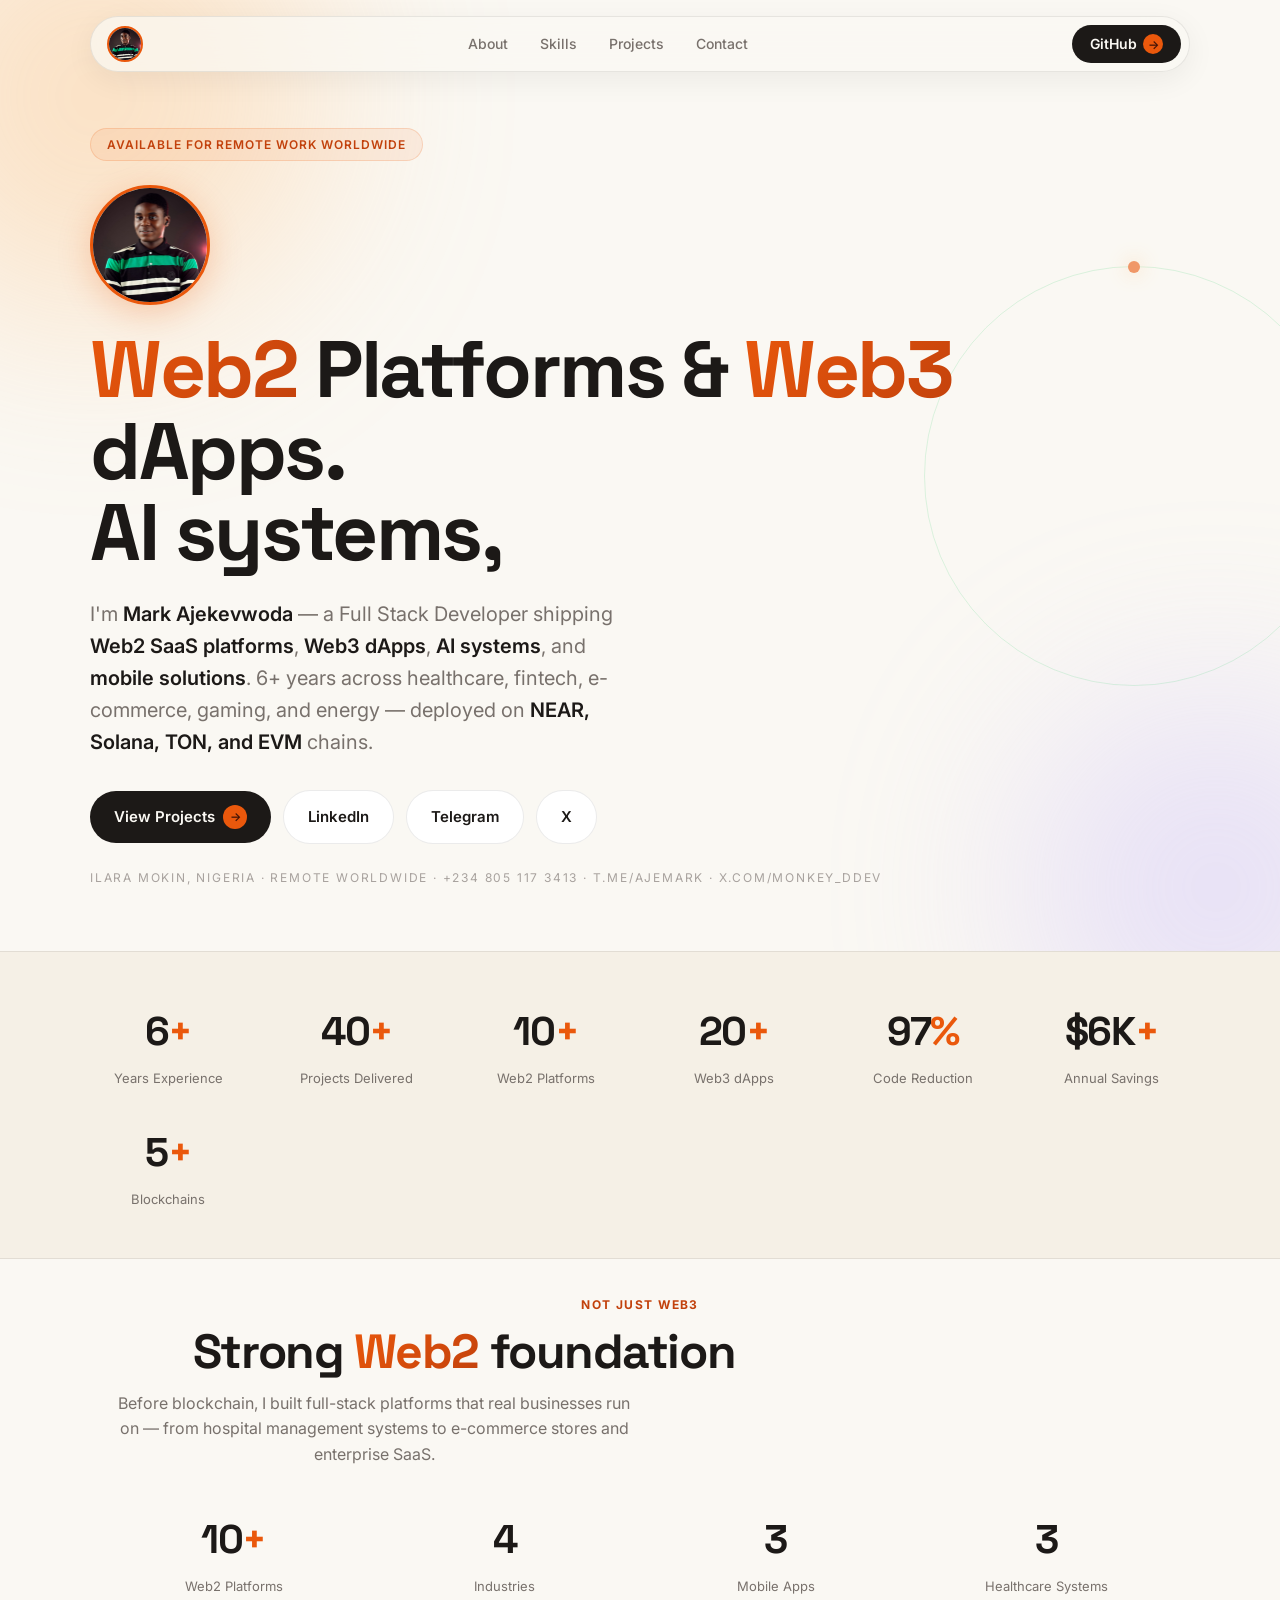
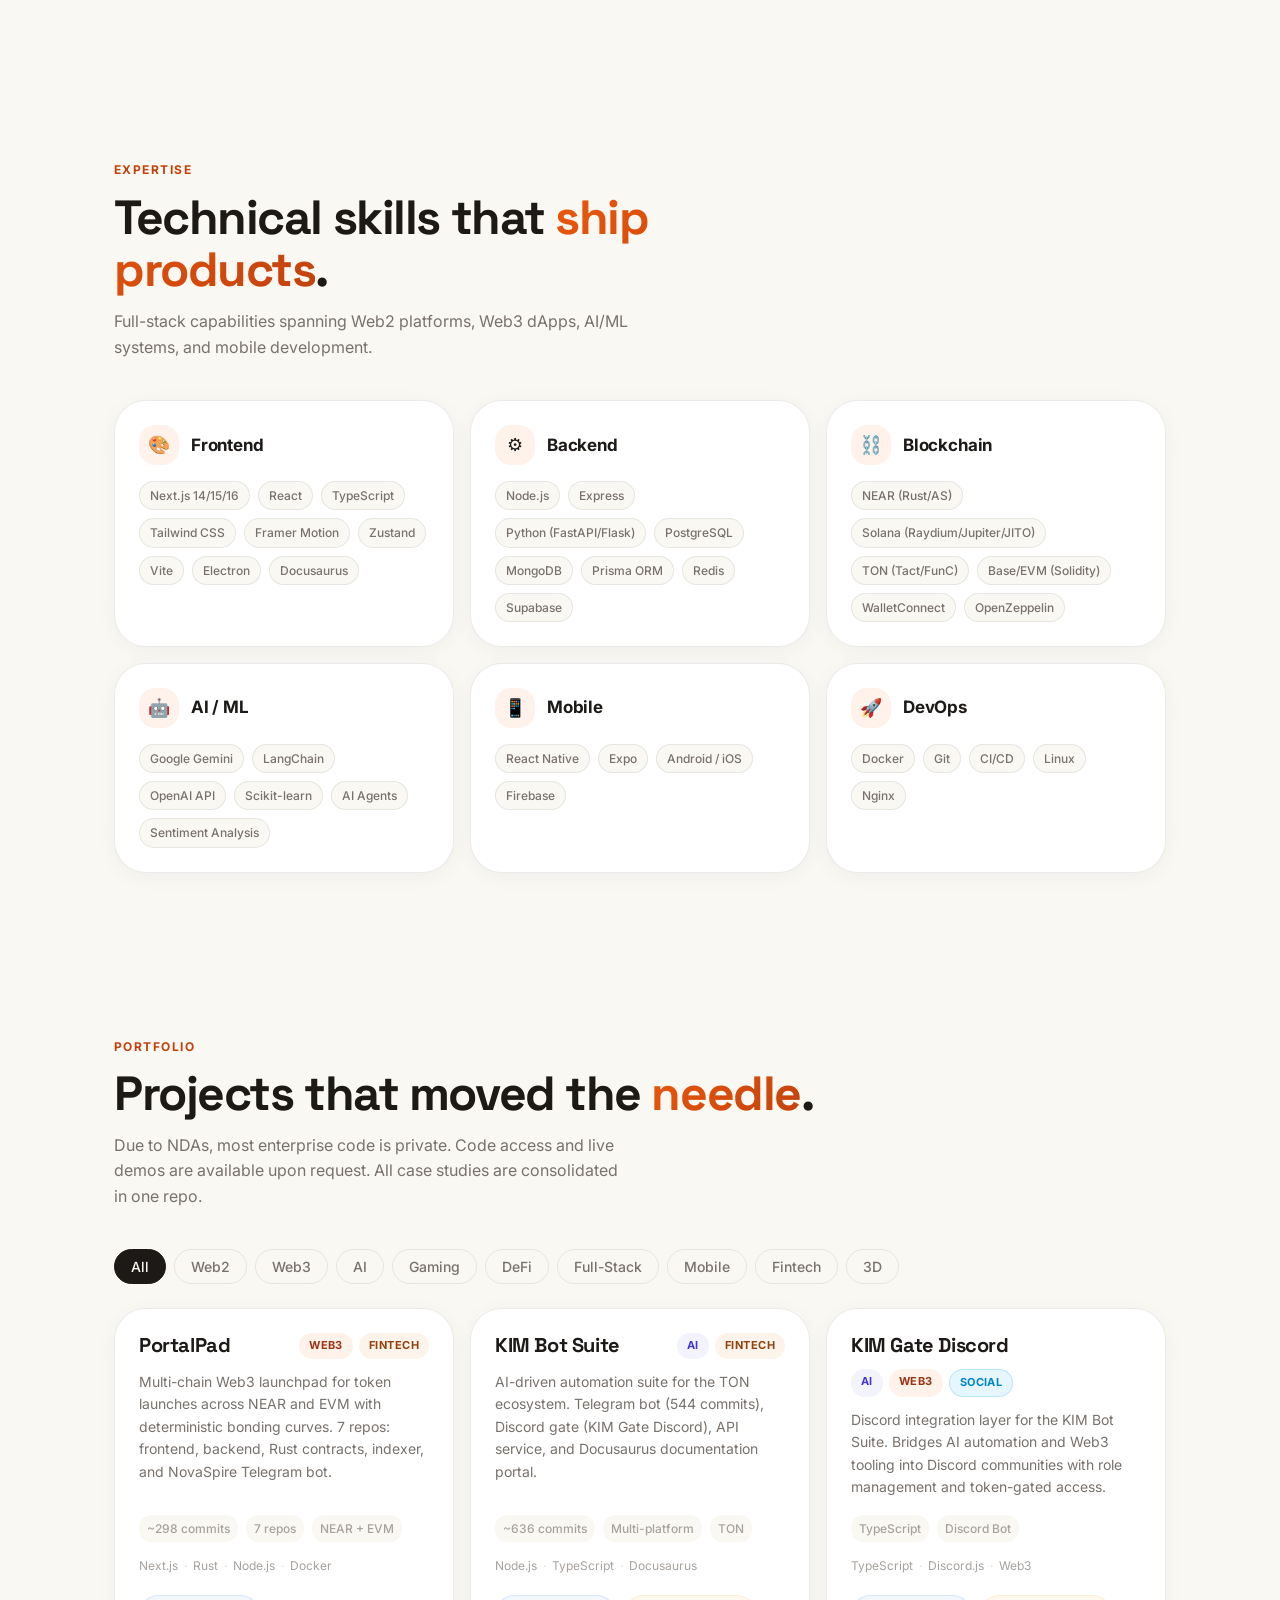
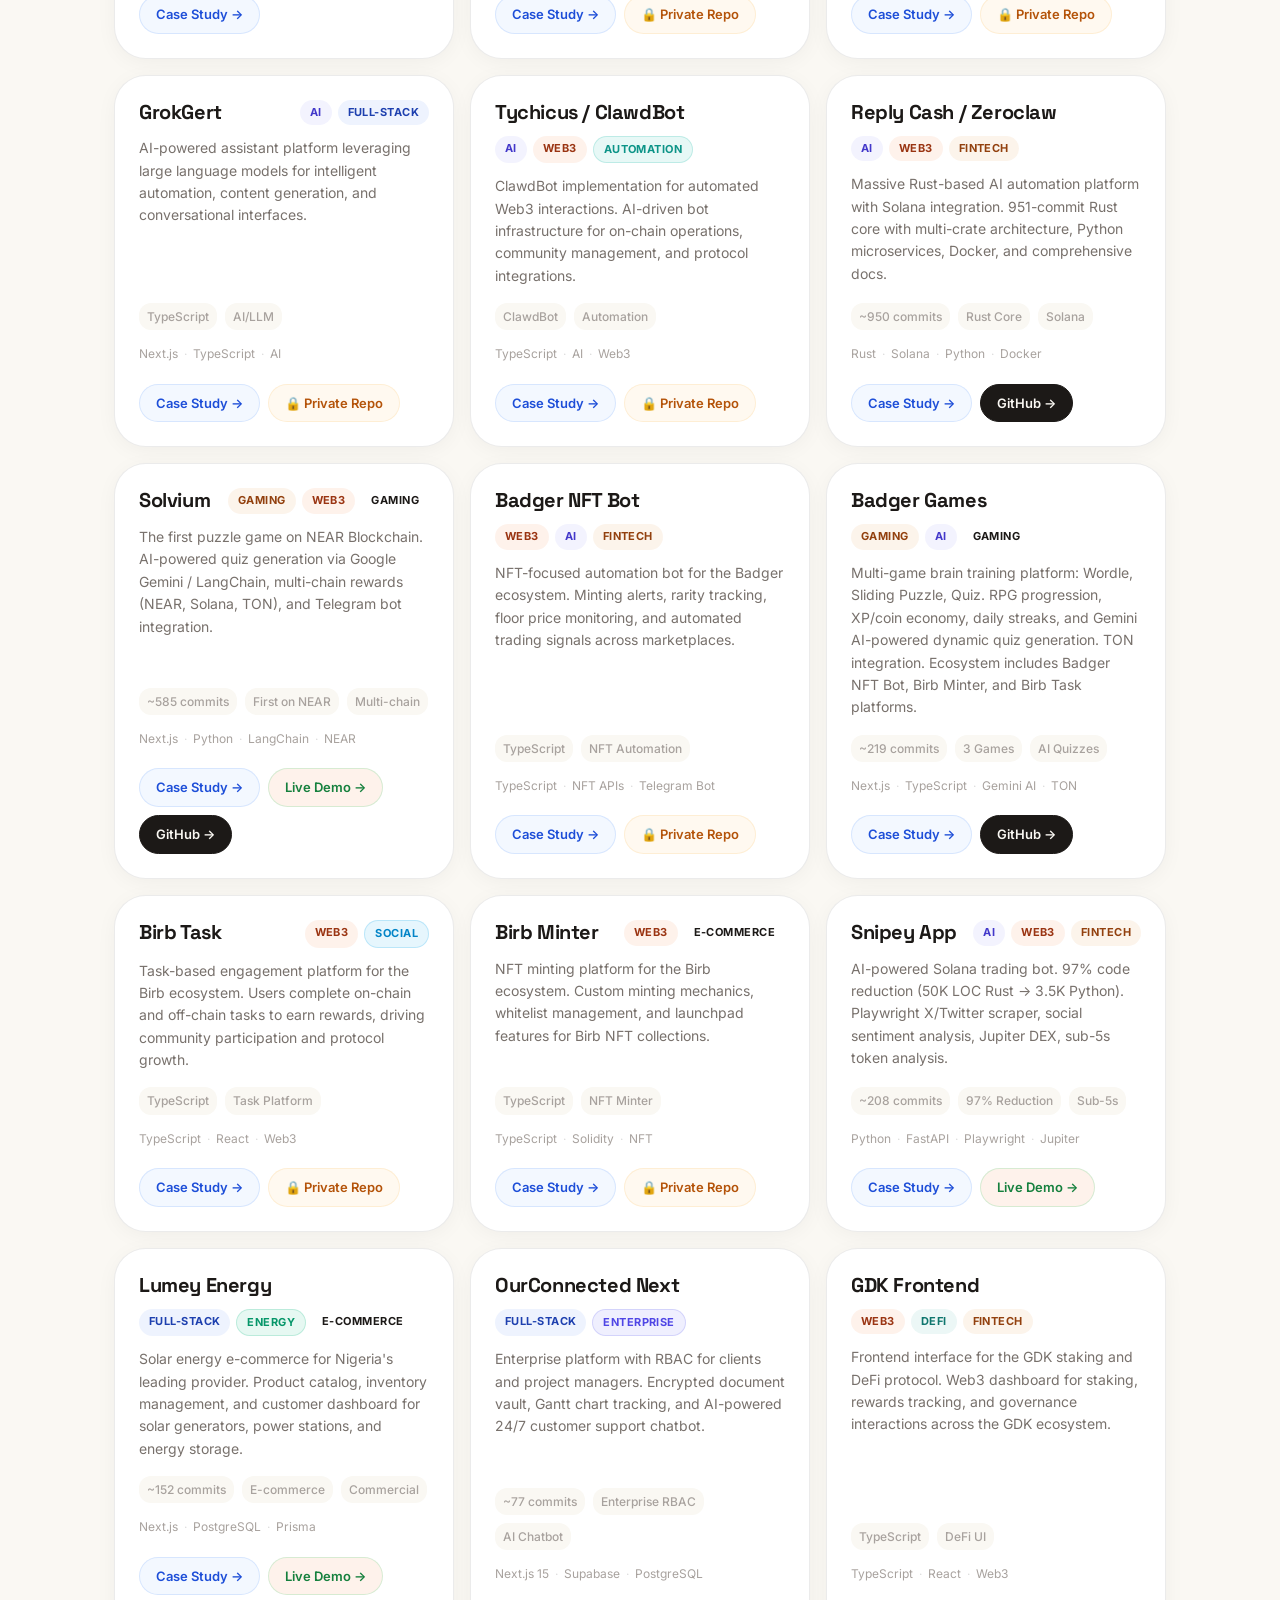
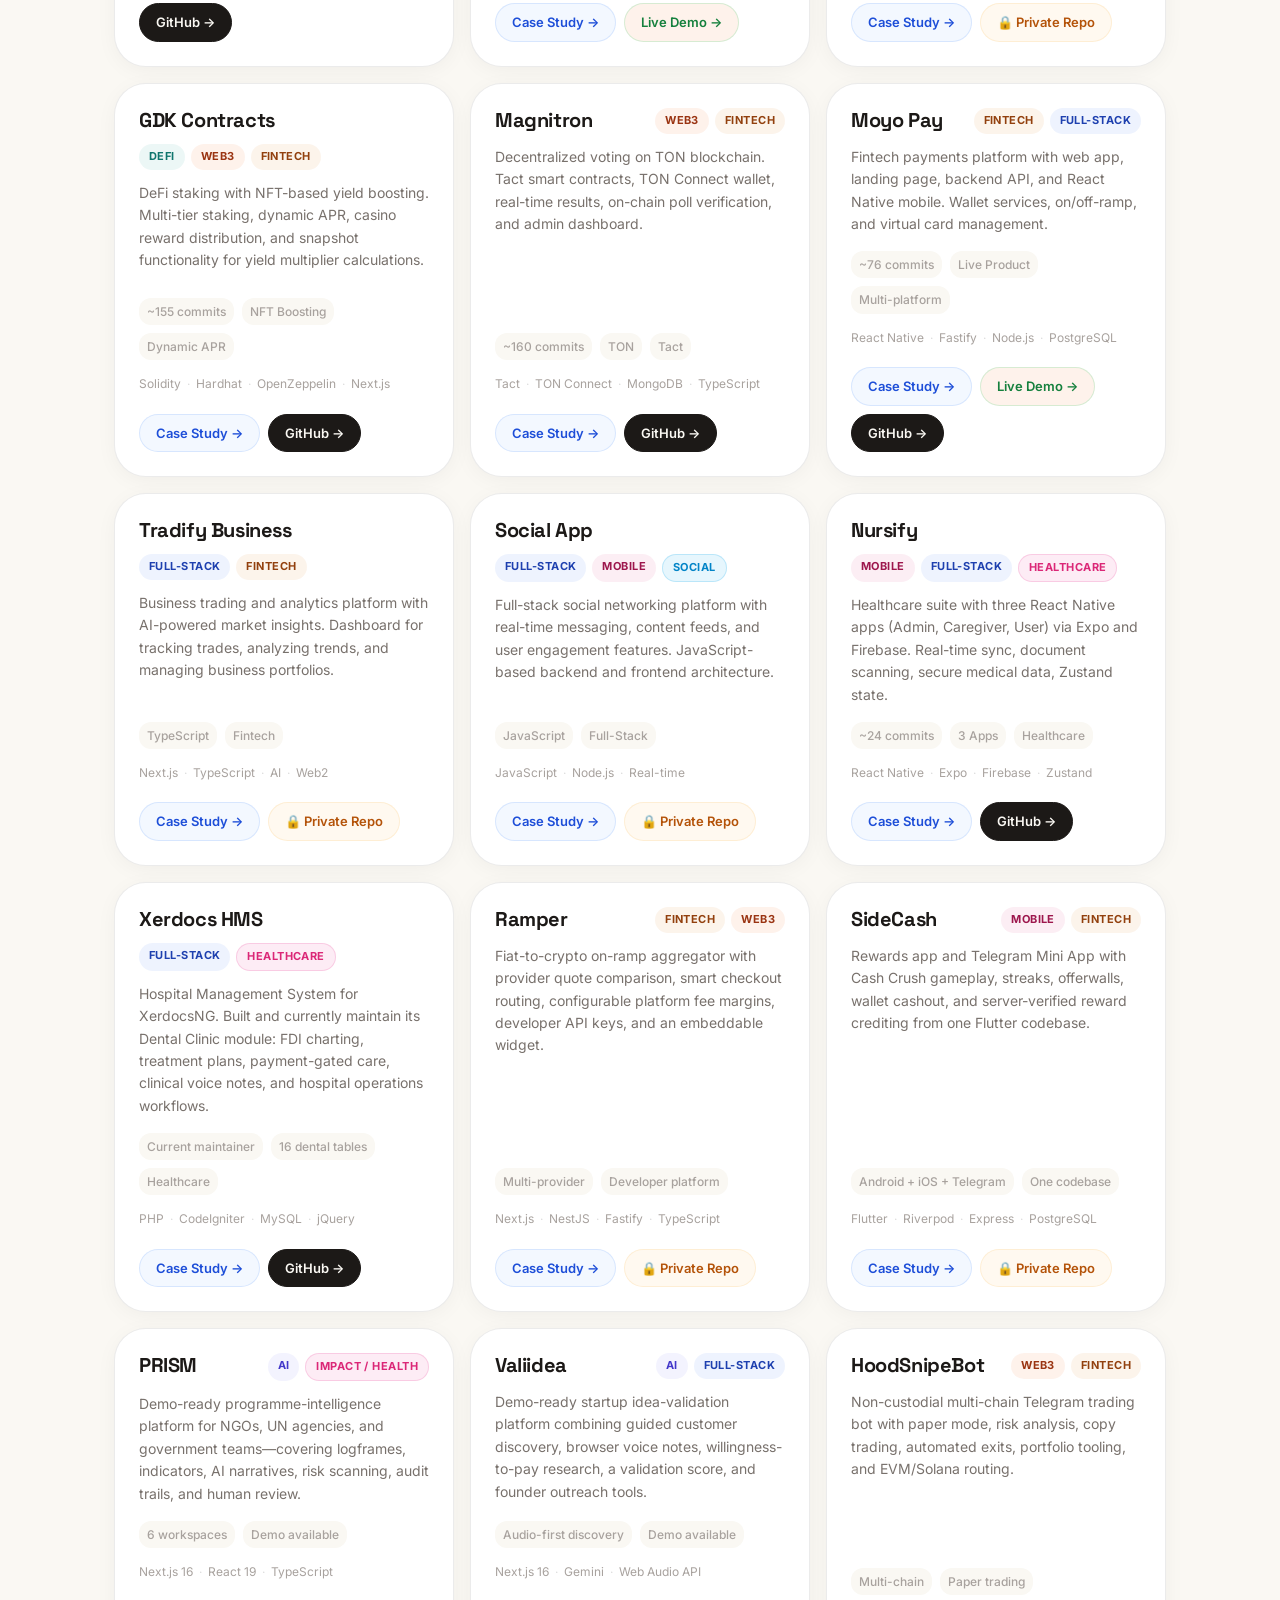
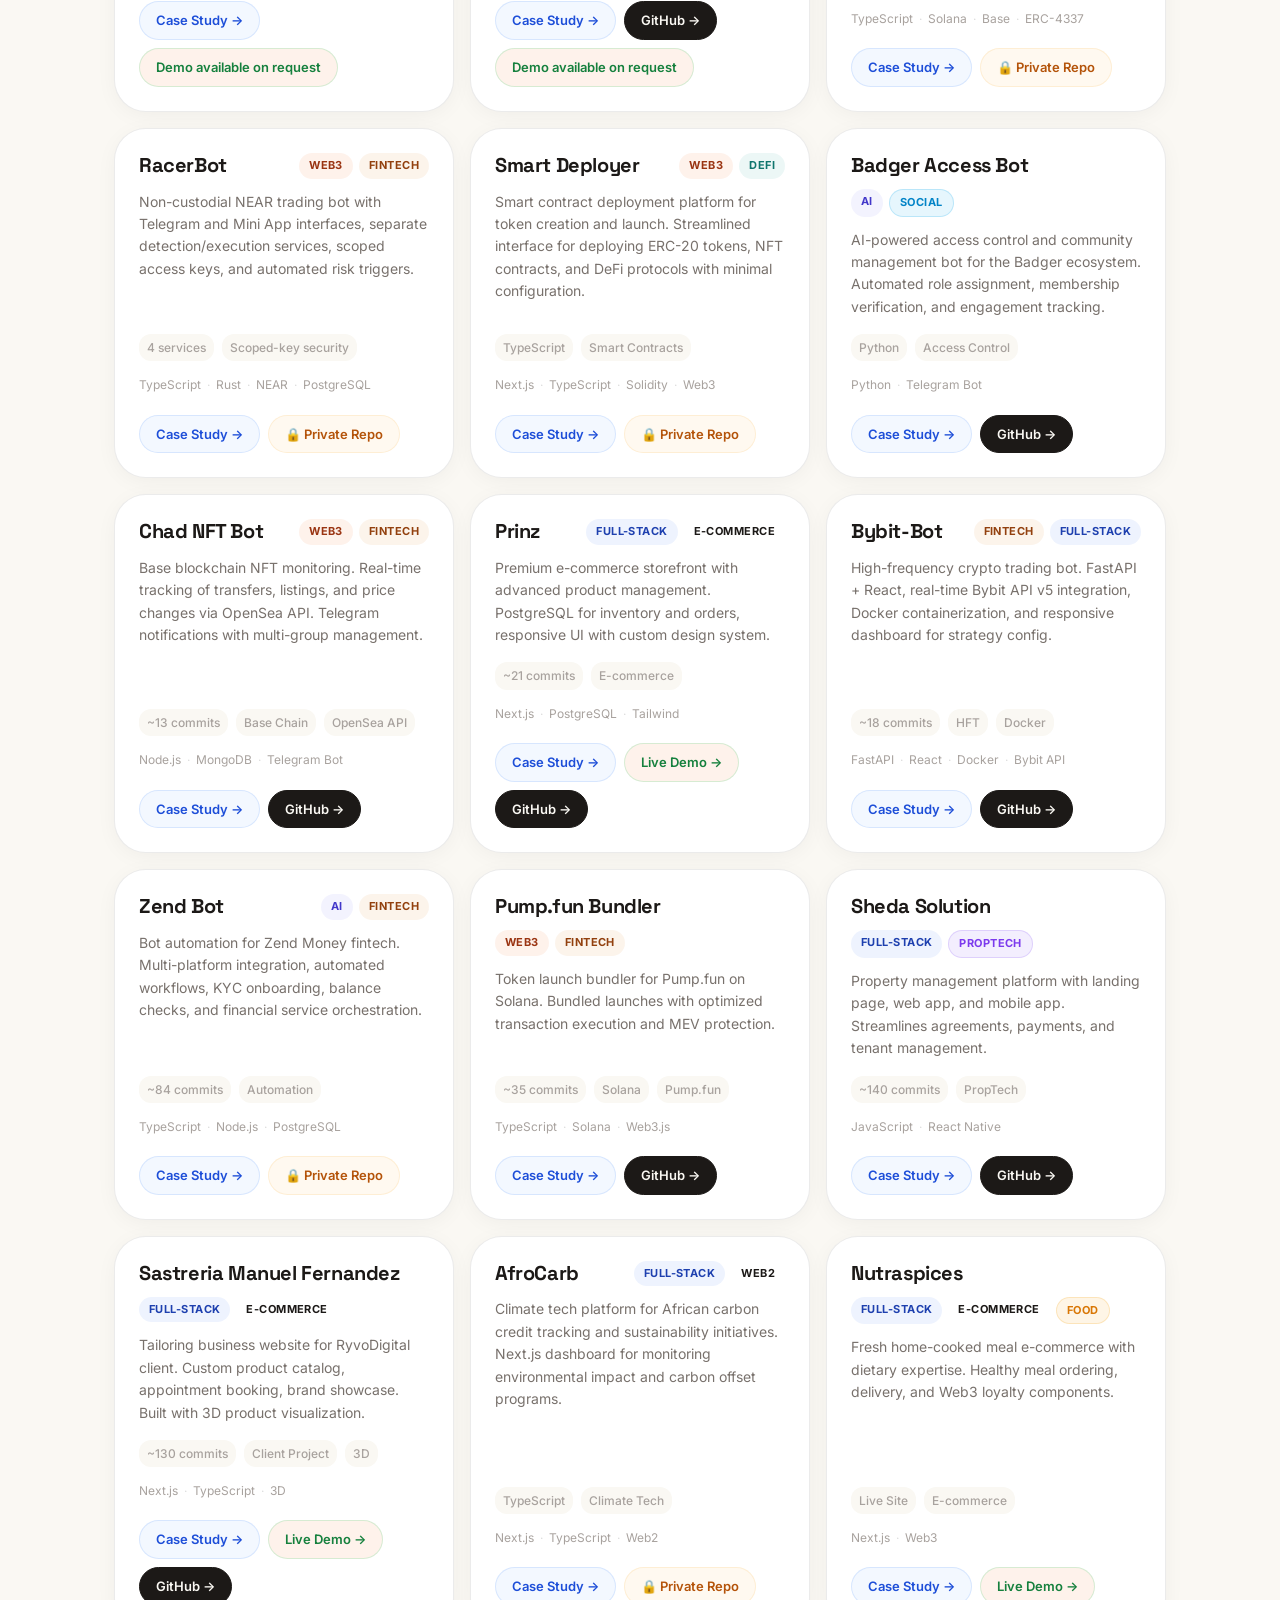
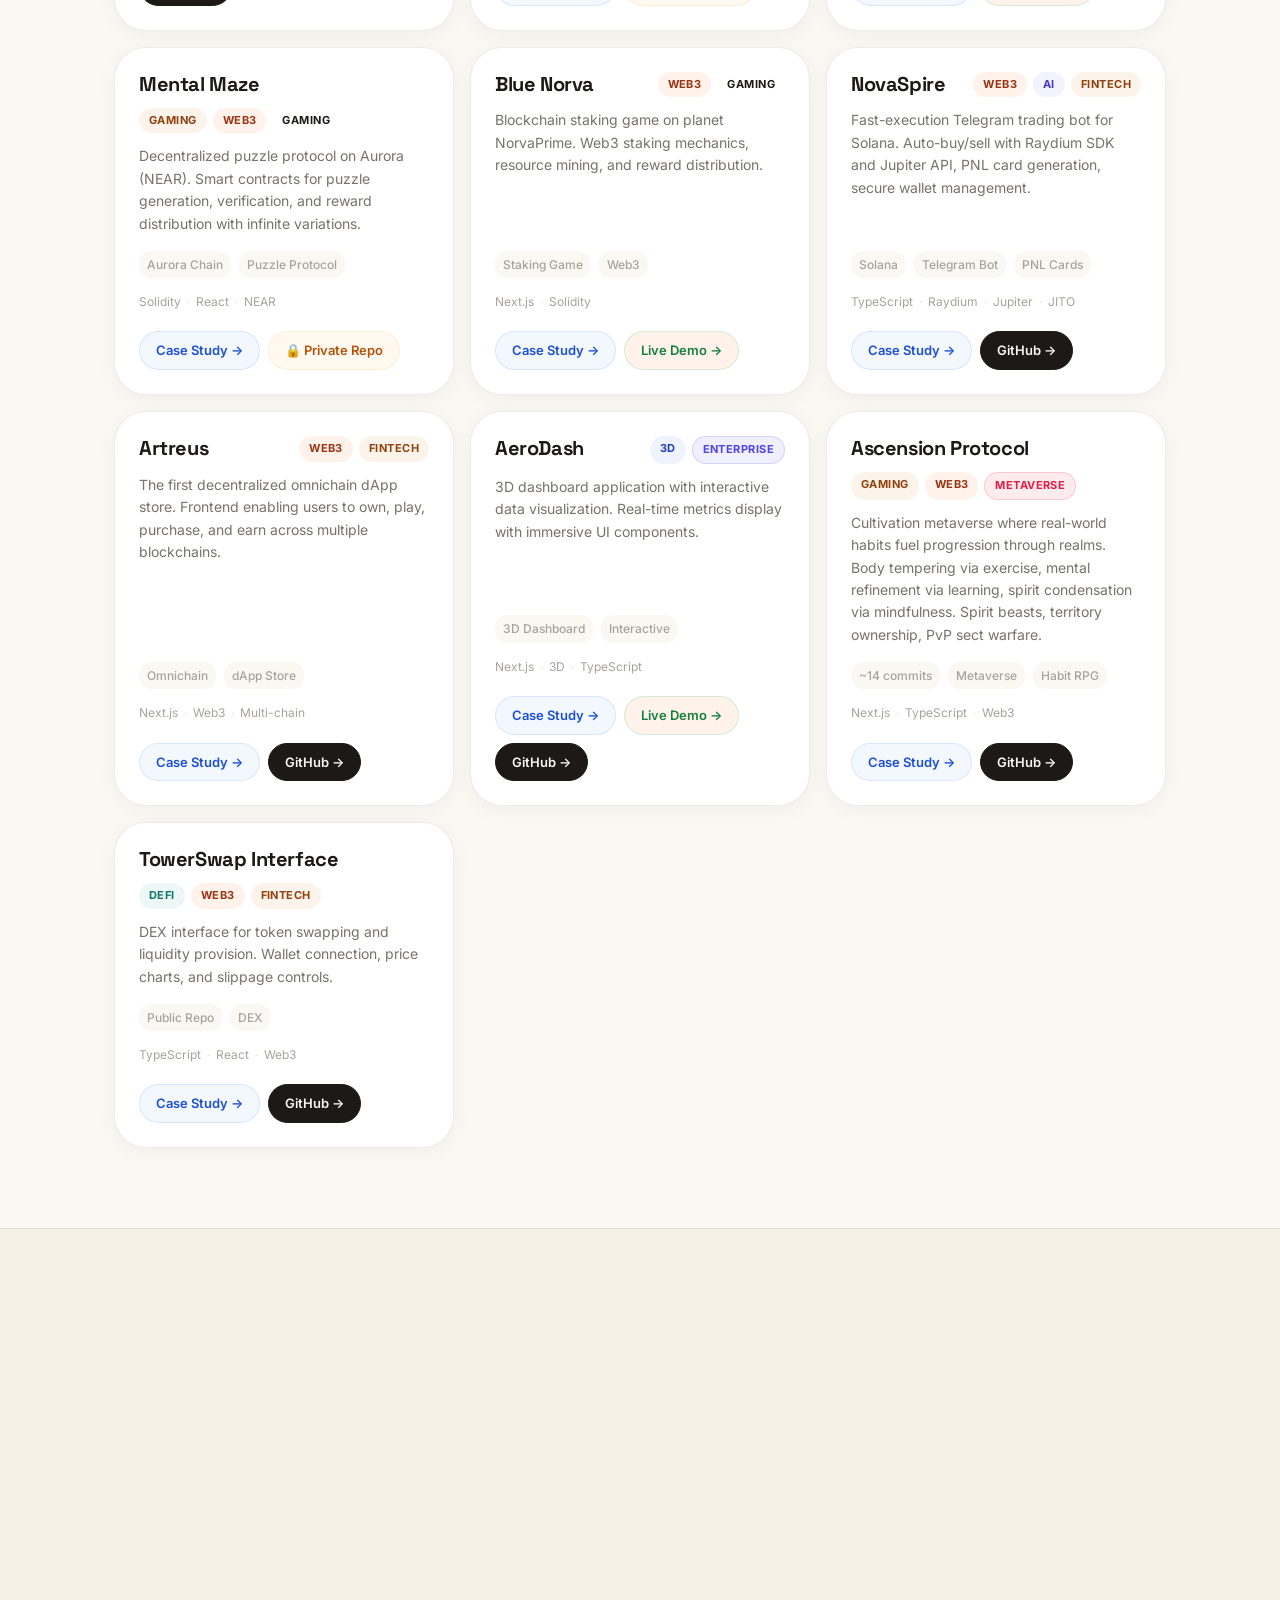
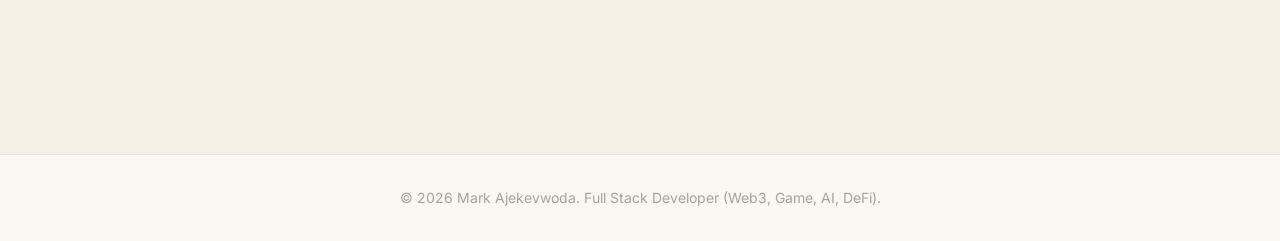
<file: index.html>
<!DOCTYPE html>
<html lang="en">
<head>
  <meta charset="UTF-8">
  <meta name="viewport" content="width=device-width, initial-scale=1.0">
  <title>Mark Ajekevwoda — Full Stack Developer (Web2, Web3, AI, Game, DeFi)</title>
  <meta name="description" content="Full Stack Developer (Web2, Web3, AI, Game, DeFi) building scalable Web2 products and decentralized Web3 applications across NEAR, Solana, TON, and EVM chains.">

  <link rel="preconnect" href="https://fonts.googleapis.com">
  <link rel="preconnect" href="https://fonts.gstatic.com" crossorigin>
  <link href="https://fonts.googleapis.com/css2?family=Inter:wght@300;400;500;600;700&family=Space+Grotesk:wght@400;500;600;700&display=swap" rel="stylesheet">

  <link rel="stylesheet" href="assets/style.css?v=4">
</head>
<body>

  <!-- Navbar — Floating Pill -->
  <header class="nav">
    <div class="nav-inner">
      <a href="#" class="nav-logo"><img src="assets/headshot.jpg" alt="MA" class="nav-logo-img"></a>
      <nav class="nav-links">
        <a href="#about" class="nav-link">About</a>
        <a href="#skills" class="nav-link">Skills</a>
        <a href="#projects" class="nav-link">Projects</a>
        <a href="#contact" class="nav-link">Contact</a>
      </nav>
      <div style="display:flex;align-items:center;gap:0.5rem;">
        <a href="https://github.com/ajemark" target="_blank" rel="noopener" class="nav-cta">
          GitHub
          <span class="arrow">→</span>
        </a>
      </div>
    </div>
  </header>

  <!-- Hero -->
  <section class="hero" id="about">
    <div class="hero-blob hero-blob-1"></div>
    <div class="hero-blob hero-blob-2"></div>

    <div class="hero-inner">
      <div class="hero-label">Available for Remote Work Worldwide</div>
            <div class="hero-headshot-wrap reveal">
        <img src="assets/headshot.jpg" alt="Mark Ajekevwoda" class="hero-headshot">
      </div>
      <h1 class="hero-title reveal">
        <span class="gradient-text">Web2</span> Platforms & <span class="gradient-text">Web3</span> dApps.<br>
        AI systems, <span class="underline-brand">fintech</span> & <span class="underline-brand">scalable</span> products.
      </h1>
      <p class="hero-subtitle reveal reveal-delay-1">
        I'm <strong>Mark Ajekevwoda</strong> — a Full Stack Developer shipping <strong>Web2 SaaS platforms</strong>, <strong>Web3 dApps</strong>, <strong>AI systems</strong>, and <strong>mobile solutions</strong>. 6+ years across healthcare, fintech, e-commerce, gaming, and energy — deployed on <strong>NEAR, Solana, TON, and EVM</strong> chains.
      </p>
      <div class="hero-actions reveal reveal-delay-2">
        <a href="#projects" class="btn btn-primary">
          View Projects
          <span class="arrow">→</span>
        </a>
        <a href="https://www.linkedin.com/in/mark-ajekevwoda-38177a3a1/" target="_blank" rel="noopener" class="btn btn-secondary">LinkedIn</a>
        <a href="https://t.me/ajemark" target="_blank" rel="noopener" class="btn btn-secondary">Telegram</a>
        <a href="https://x.com/monkey_ddev" target="_blank" rel="noopener" class="btn btn-secondary">X</a>
      </div>
      <p class="hero-meta reveal reveal-delay-3">
        Ilara Mokin, Nigeria · Remote Worldwide · +234 805 117 3413 · t.me/ajemark · x.com/monkey_ddev
      </p>
    </div>

    <div class="hero-orbit" aria-hidden="true">
      <div class="orbit-ring">
        <span class="orbit-dot"></span>
        <span class="orbit-dot-2"></span>
      </div>
    </div>
  </section>

  <!-- Stats -->
  <section class="stats-bar">
    <div class="stats-inner">
      <div class="stat-item reveal">
        <div class="stat-number">6<span>+</span></div>
        <div class="stat-label">Years Experience</div>
      </div>
      <div class="stat-item reveal reveal-delay-1">
        <div class="stat-number">40<span>+</span></div>
        <div class="stat-label">Projects Delivered</div>
      </div>
      <div class="stat-item reveal reveal-delay-2">
        <div class="stat-number">10<span>+</span></div>
        <div class="stat-label">Web2 Platforms</div>
      </div>
      <div class="stat-item reveal reveal-delay-3">
        <div class="stat-number">20<span>+</span></div>
        <div class="stat-label">Web3 dApps</div>
      </div>
      <div class="stat-item reveal reveal-delay-4">
        <div class="stat-number">97<span>%</span></div>
        <div class="stat-label">Code Reduction</div>
      </div>
      <div class="stat-item reveal">
        <div class="stat-number">$6K<span>+</span></div>
        <div class="stat-label">Annual Savings</div>
      </div>
      <div class="stat-item reveal reveal-delay-1">
        <div class="stat-number">5<span>+</span></div>
        <div class="stat-label">Blockchains</div>
      </div>
    </div>
  </section>

  <!-- Web2 Highlight -->
  <section class="section" style="padding-top:2rem;">
    <div class="section-header reveal" style="text-align:center;">
      <div class="eyebrow">Not Just Web3</div>
      <h2 class="section-title">Strong <span class="gradient-text">Web2</span> foundation</h2>
      <p class="section-desc">Before blockchain, I built full-stack platforms that real businesses run on — from hospital management systems to e-commerce stores and enterprise SaaS.</p>
    </div>
    <div class="stats-inner" style="margin-top:2rem;">
      <div class="stat-item reveal">
        <div class="stat-number">10<span>+</span></div>
        <div class="stat-label">Web2 Platforms</div>
      </div>
      <div class="stat-item reveal reveal-delay-1">
        <div class="stat-number">4<span></span></div>
        <div class="stat-label">Industries</div>
      </div>
      <div class="stat-item reveal reveal-delay-2">
        <div class="stat-number">3<span></span></div>
        <div class="stat-label">Mobile Apps</div>
      </div>
      <div class="stat-item reveal reveal-delay-3">
        <div class="stat-number">3<span></span></div>
        <div class="stat-label">Healthcare Systems</div>
      </div>
    </div>
  </section>

  <!-- Skills -->
  <section class="section" id="skills">
    <div class="section-header reveal">
      <div class="eyebrow">Expertise</div>
      <h2 class="section-title">Technical skills that <span class="gradient-text">ship products</span>.</h2>
      <p class="section-desc">Full-stack capabilities spanning Web2 platforms, Web3 dApps, AI/ML systems, and mobile development.</p>
    </div>

    <div class="skills-grid">
      <div class="skill-card reveal">
        <div class="skill-header">
          <div class="skill-icon">🎨</div>
          <div class="skill-name">Frontend</div>
        </div>
        <div class="skill-tags">
          <span class="skill-tag">Next.js 14/15/16</span>
          <span class="skill-tag">React</span>
          <span class="skill-tag">TypeScript</span>
          <span class="skill-tag">Tailwind CSS</span>
          <span class="skill-tag">Framer Motion</span>
          <span class="skill-tag">Zustand</span>
          <span class="skill-tag">Vite</span>
          <span class="skill-tag">Electron</span>
          <span class="skill-tag">Docusaurus</span>
        </div>
      </div>

      <div class="skill-card reveal reveal-delay-1">
        <div class="skill-header">
          <div class="skill-icon">⚙️</div>
          <div class="skill-name">Backend</div>
        </div>
        <div class="skill-tags">
          <span class="skill-tag">Node.js</span>
          <span class="skill-tag">Express</span>
          <span class="skill-tag">Python (FastAPI/Flask)</span>
          <span class="skill-tag">PostgreSQL</span>
          <span class="skill-tag">MongoDB</span>
          <span class="skill-tag">Prisma ORM</span>
          <span class="skill-tag">Redis</span>
          <span class="skill-tag">Supabase</span>
        </div>
      </div>

      <div class="skill-card reveal reveal-delay-2">
        <div class="skill-header">
          <div class="skill-icon">⛓️</div>
          <div class="skill-name">Blockchain</div>
        </div>
        <div class="skill-tags">
          <span class="skill-tag">NEAR (Rust/AS)</span>
          <span class="skill-tag">Solana (Raydium/Jupiter/JITO)</span>
          <span class="skill-tag">TON (Tact/FunC)</span>
          <span class="skill-tag">Base/EVM (Solidity)</span>
          <span class="skill-tag">WalletConnect</span>
          <span class="skill-tag">OpenZeppelin</span>
        </div>
      </div>

      <div class="skill-card reveal">
        <div class="skill-header">
          <div class="skill-icon">🤖</div>
          <div class="skill-name">AI / ML</div>
        </div>
        <div class="skill-tags">
          <span class="skill-tag">Google Gemini</span>
          <span class="skill-tag">LangChain</span>
          <span class="skill-tag">OpenAI API</span>
          <span class="skill-tag">Scikit-learn</span>
          <span class="skill-tag">AI Agents</span>
          <span class="skill-tag">Sentiment Analysis</span>
        </div>
      </div>

      <div class="skill-card reveal reveal-delay-1">
        <div class="skill-header">
          <div class="skill-icon">📱</div>
          <div class="skill-name">Mobile</div>
        </div>
        <div class="skill-tags">
          <span class="skill-tag">React Native</span>
          <span class="skill-tag">Expo</span>
          <span class="skill-tag">Android / iOS</span>
          <span class="skill-tag">Firebase</span>
        </div>
      </div>

      <div class="skill-card reveal reveal-delay-2">
        <div class="skill-header">
          <div class="skill-icon">🚀</div>
          <div class="skill-name">DevOps</div>
        </div>
        <div class="skill-tags">
          <span class="skill-tag">Docker</span>
          <span class="skill-tag">Git</span>
          <span class="skill-tag">CI/CD</span>
          <span class="skill-tag">Linux</span>
          <span class="skill-tag">Nginx</span>
        </div>
      </div>
    </div>
  </section>

  <!-- Projects -->
  <section class="section" id="projects">
    <div class="section-header reveal">
      <div class="eyebrow">Portfolio</div>
      <h2 class="section-title">Projects that moved the <span class="gradient-text">needle</span>.</h2>
      <p class="section-desc">Due to NDAs, most enterprise code is private. Code access and live demos are available upon request. All case studies are consolidated in one repo.</p>
    </div>

    <div class="filter-bar reveal">
      <button class="filter-btn active" data-filter="all">All</button>
      <button class="filter-btn" data-filter="web2">Web2</button>
      <button class="filter-btn" data-filter="web3">Web3</button>
      <button class="filter-btn" data-filter="ai">AI</button>
      <button class="filter-btn" data-filter="game">Gaming</button>
      <button class="filter-btn" data-filter="defi">DeFi</button>
      <button class="filter-btn" data-filter="fullstack">Full-Stack</button>
      <button class="filter-btn" data-filter="mobile">Mobile</button>
      <button class="filter-btn" data-filter="fintech">Fintech</button>
      <button class="filter-btn" data-filter="3d">3D</button>
    </div>

    <div class="projects-grid">

      <!-- PortalPad -->
      <div class="project-card reveal" data-category="web3">
        <div class="project-header">
          <h3 class="project-name">PortalPad</h3>
          <div class="project-badges"><span class="badge badge-web3">Web3</span><span class="badge badge-fintech">Fintech</span></div>
        </div>
        <p class="project-desc">Multi-chain Web3 launchpad for token launches across NEAR and EVM with deterministic bonding curves. 7 repos: frontend, backend, Rust contracts, indexer, and NovaSpire Telegram bot.</p>
        <div class="project-metrics">
          <span class="metric">~298 commits</span>
          <span class="metric">7 repos</span>
          <span class="metric">NEAR + EVM</span>
        </div>
        <div class="project-tech">
          <span class="tech-tag">Next.js</span>
          <span class="tech-tag">Rust</span>
          <span class="tech-tag">Node.js</span>
          <span class="tech-tag">Docker</span>
        </div>
        <div class="project-actions">
          <a href="use-cases.html#portalpad" target="_blank" rel="noopener" class="project-link link-case">Case Study →</a>
          
        </div>
      </div>

      <!-- KIM -->
      <div class="project-card reveal reveal-delay-1" data-category="ai">
        <div class="project-header">
          <h3 class="project-name">KIM Bot Suite</h3>
          <div class="project-badges"><span class="badge badge-ai">AI</span><span class="badge badge-fintech">Fintech</span></div>
        </div>
        <p class="project-desc">AI-driven automation suite for the TON ecosystem. Telegram bot (544 commits), Discord gate (KIM Gate Discord), API service, and Docusaurus documentation portal.</p>
        <div class="project-metrics">
          <span class="metric">~636 commits</span>
          <span class="metric">Multi-platform</span>
          <span class="metric">TON</span>
        </div>
        <div class="project-tech">
          <span class="tech-tag">Node.js</span>
          <span class="tech-tag">TypeScript</span>
          <span class="tech-tag">Docusaurus</span>
        </div>
        <div class="project-actions">
          <a href="use-cases.html#kim" target="_blank" rel="noopener" class="project-link link-case">Case Study →</a>
          <span class="project-link link-nda">🔒 Private Repo</span>
        </div>
      </div>


      <!-- KIM Gate Discord -->
      <div class="project-card reveal reveal-delay-1" data-category="ai web3">
        <div class="project-header">
          <h3 class="project-name">KIM Gate Discord</h3>
          <div class="project-badges"><span class="badge badge-ai">AI</span><span class="badge badge-web3">Web3</span><span class="badge badge-social">Social</span></div>
        </div>
        <p class="project-desc">Discord integration layer for the KIM Bot Suite. Bridges AI automation and Web3 tooling into Discord communities with role management and token-gated access.</p>
        <div class="project-metrics">
          <span class="metric">TypeScript</span>
          <span class="metric">Discord Bot</span>
        </div>
        <div class="project-tech">
          <span class="tech-tag">TypeScript</span>
          <span class="tech-tag">Discord.js</span>
          <span class="tech-tag">Web3</span>
        </div>
        <div class="project-actions">
          <a href="use-cases.html#kim-gate" target="_blank" rel="noopener" class="project-link link-case">Case Study →</a>
          <span class="project-link link-nda">🔒 Private Repo</span>
        </div>
      </div>

      <!-- GrokGert -->
      <div class="project-card reveal reveal-delay-1" data-category="ai web2">
        <div class="project-header">
          <h3 class="project-name">GrokGert</h3>
          <div class="project-badges"><span class="badge badge-ai">AI</span><span class="badge badge-fullstack">Full-Stack</span></div>
        </div>
        <p class="project-desc">AI-powered assistant platform leveraging large language models for intelligent automation, content generation, and conversational interfaces.</p>
        <div class="project-metrics">
          <span class="metric">TypeScript</span>
          <span class="metric">AI/LLM</span>
        </div>
        <div class="project-tech">
          <span class="tech-tag">Next.js</span>
          <span class="tech-tag">TypeScript</span>
          <span class="tech-tag">AI</span>
        </div>
        <div class="project-actions">
          <a href="use-cases.html#grokgert" class="project-link link-case">Case Study →</a>
          <span class="project-link link-nda">🔒 Private Repo</span>
        </div>
      </div>

      <!-- Reply / Zeroclaw -->
      <!-- Tychicus / ClawdBot -->
      <div class="project-card reveal" data-category="ai web3">
        <div class="project-header">
          <h3 class="project-name">Tychicus / ClawdBot</h3>
          <div class="project-badges"><span class="badge badge-ai">AI</span><span class="badge badge-web3">Web3</span><span class="badge badge-automation">Automation</span></div>
        </div>
        <p class="project-desc">ClawdBot implementation for automated Web3 interactions. AI-driven bot infrastructure for on-chain operations, community management, and protocol integrations.</p>
        <div class="project-metrics">
          <span class="metric">ClawdBot</span>
          <span class="metric">Automation</span>
        </div>
        <div class="project-tech">
          <span class="tech-tag">TypeScript</span>
          <span class="tech-tag">AI</span>
          <span class="tech-tag">Web3</span>
        </div>
        <div class="project-actions">
          <a href="use-cases.html#tychicus" target="_blank" rel="noopener" class="project-link link-case">Case Study →</a>
          <span class="project-link link-nda">🔒 Private Repo</span>
        </div>
      </div>


      <div class="project-card reveal reveal-delay-2" data-category="ai web3">
        <div class="project-header">
          <h3 class="project-name">Reply Cash / Zeroclaw</h3>
          <div class="project-badges"><span class="badge badge-ai">AI</span><span class="badge badge-web3">Web3</span><span class="badge badge-fintech">Fintech</span></div>
        </div>
        <p class="project-desc">Massive Rust-based AI automation platform with Solana integration. 951-commit Rust core with multi-crate architecture, Python microservices, Docker, and comprehensive docs.</p>
        <div class="project-metrics">
          <span class="metric">~950 commits</span>
          <span class="metric">Rust Core</span>
          <span class="metric">Solana</span>
        </div>
        <div class="project-tech">
          <span class="tech-tag">Rust</span>
          <span class="tech-tag">Solana</span>
          <span class="tech-tag">Python</span>
          <span class="tech-tag">Docker</span>
        </div>
        <div class="project-actions">
          <a href="use-cases.html#reply-cash" target="_blank" rel="noopener" class="project-link link-case">Case Study →</a>
          <a href="https://github.com/Ajemark/reply" target="_blank" rel="noopener" class="project-link link-github">GitHub →</a>
        </div>
      </div>

      <!-- Solvium -->
      <div class="project-card reveal" data-category="game web3">
        <div class="project-header">
          <h3 class="project-name">Solvium</h3>
          <div class="project-badges"><span class="badge badge-game">Gaming</span><span class="badge badge-web3">Web3</span><span class="badge badge-gaming">Gaming</span></div>
        </div>
        <p class="project-desc">The first puzzle game on NEAR Blockchain. AI-powered quiz generation via Google Gemini / LangChain, multi-chain rewards (NEAR, Solana, TON), and Telegram bot integration.</p>
        <div class="project-metrics">
          <span class="metric">~585 commits</span>
          <span class="metric">First on NEAR</span>
          <span class="metric">Multi-chain</span>
        </div>
        <div class="project-tech">
          <span class="tech-tag">Next.js</span>
          <span class="tech-tag">Python</span>
          <span class="tech-tag">LangChain</span>
          <span class="tech-tag">NEAR</span>
        </div>
        <div class="project-actions">
          <a href="use-cases.html#solvium" target="_blank" rel="noopener" class="project-link link-case">Case Study →</a>
          <a href="https://t.me/Solvium_bot" target="_blank" rel="noopener" class="project-link link-live">Live Demo →</a>
          <a href="https://github.com/Solvium/SolviumAI" target="_blank" rel="noopener" class="project-link link-github">GitHub →</a>
        </div>
      </div>

      <!-- Badger Games -->
      <!-- Badger NFT Bot -->
      <div class="project-card reveal reveal-delay-2" data-category="web3 ai">
        <div class="project-header">
          <h3 class="project-name">Badger NFT Bot</h3>
          <div class="project-badges"><span class="badge badge-web3">Web3</span><span class="badge badge-ai">AI</span><span class="badge badge-fintech">Fintech</span></div>
        </div>
        <p class="project-desc">NFT-focused automation bot for the Badger ecosystem. Minting alerts, rarity tracking, floor price monitoring, and automated trading signals across marketplaces.</p>
        <div class="project-metrics">
          <span class="metric">TypeScript</span>
          <span class="metric">NFT Automation</span>
        </div>
        <div class="project-tech">
          <span class="tech-tag">TypeScript</span>
          <span class="tech-tag">NFT APIs</span>
          <span class="tech-tag">Telegram Bot</span>
        </div>
        <div class="project-actions">
          <a href="use-cases.html#badger-nft" target="_blank" rel="noopener" class="project-link link-case">Case Study →</a>
          <span class="project-link link-nda">🔒 Private Repo</span>
        </div>
      </div>


      <div class="project-card reveal reveal-delay-1" data-category="game ai">
        <div class="project-header">
          <h3 class="project-name">Badger Games</h3>
          <div class="project-badges"><span class="badge badge-game">Gaming</span><span class="badge badge-ai">AI</span><span class="badge badge-gaming">Gaming</span></div>
        </div>
        <p class="project-desc">Multi-game brain training platform: Wordle, Sliding Puzzle, Quiz. RPG progression, XP/coin economy, daily streaks, and Gemini AI-powered dynamic quiz generation. TON integration. Ecosystem includes Badger NFT Bot, Birb Minter, and Birb Task platforms.</p>
        <div class="project-metrics">
          <span class="metric">~219 commits</span>
          <span class="metric">3 Games</span>
          <span class="metric">AI Quizzes</span>
        </div>
        <div class="project-tech">
          <span class="tech-tag">Next.js</span>
          <span class="tech-tag">TypeScript</span>
          <span class="tech-tag">Gemini AI</span>
          <span class="tech-tag">TON</span>
        </div>
        <div class="project-actions">
          <a href="use-cases.html#badger-games" target="_blank" rel="noopener" class="project-link link-case">Case Study →</a>
          <a href="https://github.com/Ajemark/badger_buy_bot" target="_blank" rel="noopener" class="project-link link-github">GitHub →</a>
        </div>
      </div>


      <!-- Birb Task -->
      <div class="project-card reveal" data-category="web3">
        <div class="project-header">
          <h3 class="project-name">Birb Task</h3>
          <div class="project-badges"><span class="badge badge-web3">Web3</span><span class="badge badge-social">Social</span></div>
        </div>
        <p class="project-desc">Task-based engagement platform for the Birb ecosystem. Users complete on-chain and off-chain tasks to earn rewards, driving community participation and protocol growth.</p>
        <div class="project-metrics">
          <span class="metric">TypeScript</span>
          <span class="metric">Task Platform</span>
        </div>
        <div class="project-tech">
          <span class="tech-tag">TypeScript</span>
          <span class="tech-tag">React</span>
          <span class="tech-tag">Web3</span>
        </div>
        <div class="project-actions">
          <a href="use-cases.html#birb-task" target="_blank" rel="noopener" class="project-link link-case">Case Study →</a>
          <span class="project-link link-nda">🔒 Private Repo</span>
        </div>
      </div>

      <!-- Birb Minter -->
      <div class="project-card reveal reveal-delay-1" data-category="web3">
        <div class="project-header">
          <h3 class="project-name">Birb Minter</h3>
          <div class="project-badges"><span class="badge badge-web3">Web3</span><span class="badge badge-ecommerce">E-Commerce</span></div>
        </div>
        <p class="project-desc">NFT minting platform for the Birb ecosystem. Custom minting mechanics, whitelist management, and launchpad features for Birb NFT collections.</p>
        <div class="project-metrics">
          <span class="metric">TypeScript</span>
          <span class="metric">NFT Minter</span>
        </div>
        <div class="project-tech">
          <span class="tech-tag">TypeScript</span>
          <span class="tech-tag">Solidity</span>
          <span class="tech-tag">NFT</span>
        </div>
        <div class="project-actions">
          <a href="use-cases.html#birb-minter" target="_blank" rel="noopener" class="project-link link-case">Case Study →</a>
          <span class="project-link link-nda">🔒 Private Repo</span>
        </div>
      </div>

      <!-- Snipey v2 -->
      <div class="project-card reveal reveal-delay-2" data-category="ai web3">
        <div class="project-header">
          <h3 class="project-name">Snipey App</h3>
          <div class="project-badges"><span class="badge badge-ai">AI</span><span class="badge badge-web3">Web3</span><span class="badge badge-fintech">Fintech</span></div>
        </div>
        <p class="project-desc">AI-powered Solana trading bot. 97% code reduction (50K LOC Rust → 3.5K Python). Playwright X/Twitter scraper, social sentiment analysis, Jupiter DEX, sub-5s token analysis.</p>
        <div class="project-metrics">
          <span class="metric">~208 commits</span>
          <span class="metric">97% Reduction</span>
          <span class="metric">Sub-5s</span>
        </div>
        <div class="project-tech">
          <span class="tech-tag">Python</span>
          <span class="tech-tag">FastAPI</span>
          <span class="tech-tag">Playwright</span>
          <span class="tech-tag">Jupiter</span>
        </div>
        <div class="project-actions">
          <a href="use-cases.html#snipey" target="_blank" rel="noopener" class="project-link link-case">Case Study →</a>
          <a href="https://snipey.vip" target="_blank" rel="noopener" class="project-link link-live">Live Demo →</a>
        </div>
      </div>

      <!-- Lumey Energy -->
      <div class="project-card reveal" data-category="fullstack">
        <div class="project-header">
          <h3 class="project-name">Lumey Energy</h3>
          <div class="project-badges"><span class="badge badge-fullstack">Full-Stack</span><span class="badge badge-energy">Energy</span><span class="badge badge-ecommerce">E-Commerce</span></div>
        </div>
        <p class="project-desc">Solar energy e-commerce for Nigeria's leading provider. Product catalog, inventory management, and customer dashboard for solar generators, power stations, and energy storage.</p>
        <div class="project-metrics">
          <span class="metric">~152 commits</span>
          <span class="metric">E-commerce</span>
          <span class="metric">Commercial</span>
        </div>
        <div class="project-tech">
          <span class="tech-tag">Next.js</span>
          <span class="tech-tag">PostgreSQL</span>
          <span class="tech-tag">Prisma</span>
        </div>
        <div class="project-actions">
          <a href="use-cases.html#lumey-energy" target="_blank" rel="noopener" class="project-link link-case">Case Study →</a>
          <a href="https://www.lumeyenergy.com" target="_blank" rel="noopener" class="project-link link-live">Live Demo →</a>
          <a href="https://github.com/Lumey-Energy/lumey_energy_nextjs" target="_blank" rel="noopener" class="project-link link-github">GitHub →</a>
        </div>
      </div>

      <!-- OurConnected -->
      <div class="project-card reveal reveal-delay-1" data-category="fullstack web2">
        <div class="project-header">
          <h3 class="project-name">OurConnected Next</h3>
          <div class="project-badges"><span class="badge badge-fullstack">Full-Stack</span><span class="badge badge-enterprise">Enterprise</span></div>
        </div>
        <p class="project-desc">Enterprise platform with RBAC for clients and project managers. Encrypted document vault, Gantt chart tracking, and AI-powered 24/7 customer support chatbot.</p>
        <div class="project-metrics">
          <span class="metric">~77 commits</span>
          <span class="metric">Enterprise RBAC</span>
          <span class="metric">AI Chatbot</span>
        </div>
        <div class="project-tech">
          <span class="tech-tag">Next.js 15</span>
          <span class="tech-tag">Supabase</span>
          <span class="tech-tag">PostgreSQL</span>
        </div>
        <div class="project-actions">
          <a href="use-cases.html#ourconnected" target="_blank" rel="noopener" class="project-link link-case">Case Study →</a>
          <a href="https://ourconnected.com" target="_blank" rel="noopener" class="project-link link-live">Live Demo →</a>
        </div>
      </div>

      <!-- GDK -->
      <!-- GDK Frontend -->
      <div class="project-card reveal reveal-delay-2" data-category="web3 defi">
        <div class="project-header">
          <h3 class="project-name">GDK Frontend</h3>
          <div class="project-badges"><span class="badge badge-web3">Web3</span><span class="badge badge-defi">DeFi</span><span class="badge badge-fintech">Fintech</span></div>
        </div>
        <p class="project-desc">Frontend interface for the GDK staking and DeFi protocol. Web3 dashboard for staking, rewards tracking, and governance interactions across the GDK ecosystem.</p>
        <div class="project-metrics">
          <span class="metric">TypeScript</span>
          <span class="metric">DeFi UI</span>
        </div>
        <div class="project-tech">
          <span class="tech-tag">TypeScript</span>
          <span class="tech-tag">React</span>
          <span class="tech-tag">Web3</span>
        </div>
        <div class="project-actions">
          <a href="use-cases.html#gdk-frontend" target="_blank" rel="noopener" class="project-link link-case">Case Study →</a>
          <span class="project-link link-nda">🔒 Private Repo</span>
        </div>
      </div>


      <div class="project-card reveal reveal-delay-2" data-category="defi web3">
        <div class="project-header">
          <h3 class="project-name">GDK Contracts</h3>
          <div class="project-badges"><span class="badge badge-defi">DeFi</span><span class="badge badge-web3">Web3</span><span class="badge badge-fintech">Fintech</span></div>
        </div>
        <p class="project-desc">DeFi staking with NFT-based yield boosting. Multi-tier staking, dynamic APR, casino reward distribution, and snapshot functionality for yield multiplier calculations.</p>
        <div class="project-metrics">
          <span class="metric">~155 commits</span>
          <span class="metric">NFT Boosting</span>
          <span class="metric">Dynamic APR</span>
        </div>
        <div class="project-tech">
          <span class="tech-tag">Solidity</span>
          <span class="tech-tag">Hardhat</span>
          <span class="tech-tag">OpenZeppelin</span>
          <span class="tech-tag">Next.js</span>
        </div>
        <div class="project-actions">
          <a href="use-cases.html#gdk-contracts" target="_blank" rel="noopener" class="project-link link-case">Case Study →</a>
          <a href="https://github.com/Ajemark/gdk_contracts" target="_blank" rel="noopener" class="project-link link-github">GitHub →</a>
        </div>
      </div>

      <!-- Magnitron -->
      <div class="project-card reveal" data-category="web3">
        <div class="project-header">
          <h3 class="project-name">Magnitron</h3>
          <div class="project-badges"><span class="badge badge-web3">Web3</span><span class="badge badge-fintech">Fintech</span></div>
        </div>
        <p class="project-desc">Decentralized voting on TON blockchain. Tact smart contracts, TON Connect wallet, real-time results, on-chain poll verification, and admin dashboard.</p>
        <div class="project-metrics">
          <span class="metric">~160 commits</span>
          <span class="metric">TON</span>
          <span class="metric">Tact</span>
        </div>
        <div class="project-tech">
          <span class="tech-tag">Tact</span>
          <span class="tech-tag">TON Connect</span>
          <span class="tech-tag">MongoDB</span>
          <span class="tech-tag">TypeScript</span>
        </div>
        <div class="project-actions">
          <a href="use-cases.html#magnitron" target="_blank" rel="noopener" class="project-link link-case">Case Study →</a>
          <a href="https://github.com/Ajemark/voting_app" target="_blank" rel="noopener" class="project-link link-github">GitHub →</a>
        </div>
      </div>

      <!-- Moyo Pay -->
      <div class="project-card reveal reveal-delay-1" data-category="fintech fullstack">
        <div class="project-header">
          <h3 class="project-name">Moyo Pay</h3>
          <div class="project-badges"><span class="badge badge-fintech">Fintech</span><span class="badge badge-fullstack">Full-Stack</span></div>
        </div>
        <p class="project-desc">Fintech payments platform with web app, landing page, backend API, and React Native mobile. Wallet services, on/off-ramp, and virtual card management.</p>
        <div class="project-metrics">
          <span class="metric">~76 commits</span>
          <span class="metric">Live Product</span>
          <span class="metric">Multi-platform</span>
        </div>
        <div class="project-tech">
          <span class="tech-tag">React Native</span>
          <span class="tech-tag">Fastify</span>
          <span class="tech-tag">Node.js</span>
          <span class="tech-tag">PostgreSQL</span>
        </div>
        <div class="project-actions">
          <a href="use-cases.html#moyo-pay" target="_blank" rel="noopener" class="project-link link-case">Case Study →</a>
          <a href="https://moyopay.io" target="_blank" rel="noopener" class="project-link link-live">Live Demo →</a>
          <a href="https://github.com/moyopay" target="_blank" rel="noopener" class="project-link link-github">GitHub →</a>
        </div>
      </div>

      <!-- Tradify Business -->
      <div class="project-card reveal" data-category="web2 fintech">
        <div class="project-header">
          <h3 class="project-name">Tradify Business</h3>
          <div class="project-badges"><span class="badge badge-fullstack">Full-Stack</span><span class="badge badge-fintech">Fintech</span></div>
        </div>
        <p class="project-desc">Business trading and analytics platform with AI-powered market insights. Dashboard for tracking trades, analyzing trends, and managing business portfolios.</p>
        <div class="project-metrics">
          <span class="metric">TypeScript</span>
          <span class="metric">Fintech</span>
        </div>
        <div class="project-tech">
          <span class="tech-tag">Next.js</span>
          <span class="tech-tag">TypeScript</span>
          <span class="tech-tag">AI</span>
          <span class="tech-tag">Web2</span>
        </div>
        <div class="project-actions">
          <a href="use-cases.html#tradify-business" class="project-link link-case">Case Study →</a>
          <span class="project-link link-nda">🔒 Private Repo</span>
        </div>
      </div>

      <!-- Nursify -->
      <!-- Social App -->
      <div class="project-card reveal reveal-delay-1" data-category="mobile full-stack web2">
        <div class="project-header">
          <h3 class="project-name">Social App</h3>
          <div class="project-badges"><span class="badge badge-fullstack">Full-Stack</span><span class="badge badge-mobile">Mobile</span><span class="badge badge-social">Social</span></div>
        </div>
        <p class="project-desc">Full-stack social networking platform with real-time messaging, content feeds, and user engagement features. JavaScript-based backend and frontend architecture.</p>
        <div class="project-metrics">
          <span class="metric">JavaScript</span>
          <span class="metric">Full-Stack</span>
        </div>
        <div class="project-tech">
          <span class="tech-tag">JavaScript</span>
          <span class="tech-tag">Node.js</span>
          <span class="tech-tag">Real-time</span>
        </div>
        <div class="project-actions">
          <a href="use-cases.html#social-app" target="_blank" rel="noopener" class="project-link link-case">Case Study →</a>
          <span class="project-link link-nda">🔒 Private Repo</span>
        </div>
      </div>


      <div class="project-card reveal reveal-delay-2" data-category="mobile fullstack web2">
        <div class="project-header">
          <h3 class="project-name">Nursify</h3>
          <div class="project-badges"><span class="badge badge-mobile">Mobile</span><span class="badge badge-fullstack">Full-Stack</span><span class="badge badge-healthcare">Healthcare</span></div>
        </div>
        <p class="project-desc">Healthcare suite with three React Native apps (Admin, Caregiver, User) via Expo and Firebase. Real-time sync, document scanning, secure medical data, Zustand state.</p>
        <div class="project-metrics">
          <span class="metric">~24 commits</span>
          <span class="metric">3 Apps</span>
          <span class="metric">Healthcare</span>
        </div>
        <div class="project-tech">
          <span class="tech-tag">React Native</span>
          <span class="tech-tag">Expo</span>
          <span class="tech-tag">Firebase</span>
          <span class="tech-tag">Zustand</span>
        </div>
        <div class="project-actions">
          <a href="use-cases.html#nursify" target="_blank" rel="noopener" class="project-link link-case">Case Study →</a>
          <a href="https://github.com/Ajemark/nursify" target="_blank" rel="noopener" class="project-link link-github">GitHub →</a>
        </div>
      </div>

      <!-- Xerdocs HMS -->
      <div class="project-card reveal" data-category="fullstack web2">
        <div class="project-header">
          <h3 class="project-name">Xerdocs HMS</h3>
          <div class="project-badges"><span class="badge badge-fullstack">Full-Stack</span><span class="badge badge-healthcare">Healthcare</span></div>
        </div>
        <p class="project-desc">Hospital Management System for XerdocsNG. Built and currently maintain its Dental Clinic module: FDI charting, treatment plans, payment-gated care, clinical voice notes, and hospital operations workflows.</p>
        <div class="project-metrics">
          <span class="metric">Current maintainer</span>
          <span class="metric">16 dental tables</span>
          <span class="metric">Healthcare</span>
        </div>
        <div class="project-tech">
          <span class="tech-tag">PHP</span>
          <span class="tech-tag">CodeIgniter</span>
          <span class="tech-tag">MySQL</span>
          <span class="tech-tag">jQuery</span>
        </div>
        <div class="project-actions">
          <a href="use-cases.html#xerdocs" target="_blank" rel="noopener" class="project-link link-case">Case Study →</a>
          <a href="https://github.com/XerdocsNG/XerdocsHMS" target="_blank" rel="noopener" class="project-link link-github">GitHub →</a>
        </div>
      </div>

      <!-- Ramper -->
      <div class="project-card reveal reveal-delay-1" data-category="fintech web3 fullstack">
        <div class="project-header">
          <h3 class="project-name">Ramper</h3>
          <div class="project-badges"><span class="badge badge-fintech">Fintech</span><span class="badge badge-web3">Web3</span></div>
        </div>
        <p class="project-desc">Fiat-to-crypto on-ramp aggregator with provider quote comparison, smart checkout routing, configurable platform fee margins, developer API keys, and an embeddable widget.</p>
        <div class="project-metrics"><span class="metric">Multi-provider</span><span class="metric">Developer platform</span></div>
        <div class="project-tech"><span class="tech-tag">Next.js</span><span class="tech-tag">NestJS</span><span class="tech-tag">Fastify</span><span class="tech-tag">TypeScript</span></div>
        <div class="project-actions"><a href="use-cases.html#ramper" target="_blank" rel="noopener" class="project-link link-case">Case Study →</a><span class="project-link link-nda">🔒 Private Repo</span></div>
      </div>

      <!-- SideCash -->
      <div class="project-card reveal reveal-delay-2" data-category="mobile fintech fullstack">
        <div class="project-header">
          <h3 class="project-name">SideCash</h3>
          <div class="project-badges"><span class="badge badge-mobile">Mobile</span><span class="badge badge-fintech">Fintech</span></div>
        </div>
        <p class="project-desc">Rewards app and Telegram Mini App with Cash Crush gameplay, streaks, offerwalls, wallet cashout, and server-verified reward crediting from one Flutter codebase.</p>
        <div class="project-metrics"><span class="metric">Android + iOS + Telegram</span><span class="metric">One codebase</span></div>
        <div class="project-tech"><span class="tech-tag">Flutter</span><span class="tech-tag">Riverpod</span><span class="tech-tag">Express</span><span class="tech-tag">PostgreSQL</span></div>
        <div class="project-actions"><a href="use-cases.html#sidecash" target="_blank" rel="noopener" class="project-link link-case">Case Study →</a><span class="project-link link-nda">🔒 Private Repo</span></div>
      </div>

      <!-- PRISM -->
      <div class="project-card reveal" data-category="ai fullstack web2">
        <div class="project-header">
          <h3 class="project-name">PRISM</h3>
          <div class="project-badges"><span class="badge badge-ai">AI</span><span class="badge badge-healthcare">Impact / Health</span></div>
        </div>
        <p class="project-desc">Demo-ready programme-intelligence platform for NGOs, UN agencies, and government teams—covering logframes, indicators, AI narratives, risk scanning, audit trails, and human review.</p>
        <div class="project-metrics"><span class="metric">6 workspaces</span><span class="metric">Demo available</span></div>
        <div class="project-tech"><span class="tech-tag">Next.js 16</span><span class="tech-tag">React 19</span><span class="tech-tag">TypeScript</span></div>
        <div class="project-actions"><a href="use-cases.html#prism" target="_blank" rel="noopener" class="project-link link-case">Case Study →</a><span class="project-link link-live">Demo available on request</span></div>
      </div>

      <!-- Valiidea -->
      <div class="project-card reveal reveal-delay-1" data-category="ai web2 fullstack">
        <div class="project-header">
          <h3 class="project-name">Valiidea</h3>
          <div class="project-badges"><span class="badge badge-ai">AI</span><span class="badge badge-fullstack">Full-Stack</span></div>
        </div>
        <p class="project-desc">Demo-ready startup idea-validation platform combining guided customer discovery, browser voice notes, willingness-to-pay research, a validation score, and founder outreach tools.</p>
        <div class="project-metrics"><span class="metric">Audio-first discovery</span><span class="metric">Demo available</span></div>
        <div class="project-tech"><span class="tech-tag">Next.js 16</span><span class="tech-tag">Gemini</span><span class="tech-tag">Web Audio API</span></div>
        <div class="project-actions"><a href="use-cases.html#valiidea" target="_blank" rel="noopener" class="project-link link-case">Case Study →</a><a href="https://github.com/Ajemark/valiidea" target="_blank" rel="noopener" class="project-link link-github">GitHub →</a><span class="project-link link-live">Demo available on request</span></div>
      </div>

      <!-- HoodSnipeBot -->
      <div class="project-card reveal reveal-delay-2" data-category="web3 fintech ai">
        <div class="project-header">
          <h3 class="project-name">HoodSnipeBot</h3>
          <div class="project-badges"><span class="badge badge-web3">Web3</span><span class="badge badge-fintech">Fintech</span></div>
        </div>
        <p class="project-desc">Non-custodial multi-chain Telegram trading bot with paper mode, risk analysis, copy trading, automated exits, portfolio tooling, and EVM/Solana routing.</p>
        <div class="project-metrics"><span class="metric">Multi-chain</span><span class="metric">Paper trading</span></div>
        <div class="project-tech"><span class="tech-tag">TypeScript</span><span class="tech-tag">Solana</span><span class="tech-tag">Base</span><span class="tech-tag">ERC-4337</span></div>
        <div class="project-actions"><a href="use-cases.html#hoodsnipebot" target="_blank" rel="noopener" class="project-link link-case">Case Study →</a><span class="project-link link-nda">🔒 Private Repo</span></div>
      </div>

      <!-- RacerBot -->
      <div class="project-card reveal" data-category="web3 fintech fullstack">
        <div class="project-header">
          <h3 class="project-name">RacerBot</h3>
          <div class="project-badges"><span class="badge badge-web3">Web3</span><span class="badge badge-fintech">Fintech</span></div>
        </div>
        <p class="project-desc">Non-custodial NEAR trading bot with Telegram and Mini App interfaces, separate detection/execution services, scoped access keys, and automated risk triggers.</p>
        <div class="project-metrics"><span class="metric">4 services</span><span class="metric">Scoped-key security</span></div>
        <div class="project-tech"><span class="tech-tag">TypeScript</span><span class="tech-tag">Rust</span><span class="tech-tag">NEAR</span><span class="tech-tag">PostgreSQL</span></div>
        <div class="project-actions"><a href="use-cases.html#racerbot" target="_blank" rel="noopener" class="project-link link-case">Case Study →</a><span class="project-link link-nda">🔒 Private Repo</span></div>
      </div>

      <!-- Smart Deployer -->
      <div class="project-card reveal reveal-delay-2" data-category="web3 defi">
        <div class="project-header">
          <h3 class="project-name">Smart Deployer</h3>
          <div class="project-badges"><span class="badge badge-web3">Web3</span><span class="badge badge-defi">DeFi</span></div>
        </div>
        <p class="project-desc">Smart contract deployment platform for token creation and launch. Streamlined interface for deploying ERC-20 tokens, NFT contracts, and DeFi protocols with minimal configuration.</p>
        <div class="project-metrics">
          <span class="metric">TypeScript</span>
          <span class="metric">Smart Contracts</span>
        </div>
        <div class="project-tech">
          <span class="tech-tag">Next.js</span>
          <span class="tech-tag">TypeScript</span>
          <span class="tech-tag">Solidity</span>
          <span class="tech-tag">Web3</span>
        </div>
        <div class="project-actions">
          <a href="use-cases.html#smart-deployer" class="project-link link-case">Case Study →</a>
          <span class="project-link link-nda">🔒 Private Repo</span>
        </div>
      </div>

      <!-- Badger Access Bot -->
      <div class="project-card reveal reveal-delay-1" data-category="ai">
        <div class="project-header">
          <h3 class="project-name">Badger Access Bot</h3>
          <div class="project-badges"><span class="badge badge-ai">AI</span><span class="badge badge-social">Social</span></div>
        </div>
        <p class="project-desc">AI-powered access control and community management bot for the Badger ecosystem. Automated role assignment, membership verification, and engagement tracking.</p>
        <div class="project-metrics">
          <span class="metric">Python</span>
          <span class="metric">Access Control</span>
        </div>
        <div class="project-tech">
          <span class="tech-tag">Python</span>
          <span class="tech-tag">Telegram Bot</span>
        </div>
        <div class="project-actions">
          <a href="use-cases.html#badger-access" target="_blank" rel="noopener" class="project-link link-case">Case Study →</a>
          <a href="https://github.com/Ajemark/badger_access_bot" target="_blank" rel="noopener" class="project-link link-github">GitHub →</a>
        </div>
      </div>

      <!-- Chad NFT Bot -->
      <div class="project-card reveal reveal-delay-1" data-category="web3">
        <div class="project-header">
          <h3 class="project-name">Chad NFT Bot</h3>
          <div class="project-badges"><span class="badge badge-web3">Web3</span><span class="badge badge-fintech">Fintech</span></div>
        </div>
        <p class="project-desc">Base blockchain NFT monitoring. Real-time tracking of transfers, listings, and price changes via OpenSea API. Telegram notifications with multi-group management.</p>
        <div class="project-metrics">
          <span class="metric">~13 commits</span>
          <span class="metric">Base Chain</span>
          <span class="metric">OpenSea API</span>
        </div>
        <div class="project-tech">
          <span class="tech-tag">Node.js</span>
          <span class="tech-tag">MongoDB</span>
          <span class="tech-tag">Telegram Bot</span>
        </div>
        <div class="project-actions">
          <a href="use-cases.html#chad-nft" target="_blank" rel="noopener" class="project-link link-case">Case Study →</a>
          <a href="https://github.com/Ajemark/chadNFT" target="_blank" rel="noopener" class="project-link link-github">GitHub →</a>
        </div>
      </div>
      <!-- Prinz -->
      <div class="project-card reveal" data-category="fullstack web2">
        <div class="project-header">
          <h3 class="project-name">Prinz</h3>
          <div class="project-badges"><span class="badge badge-fullstack">Full-Stack</span><span class="badge badge-ecommerce">E-Commerce</span></div>
        </div>
        <p class="project-desc">Premium e-commerce storefront with advanced product management. PostgreSQL for inventory and orders, responsive UI with custom design system.</p>
        <div class="project-metrics">
          <span class="metric">~21 commits</span>
          <span class="metric">E-commerce</span>
        </div>
        <div class="project-tech">
          <span class="tech-tag">Next.js</span>
          <span class="tech-tag">PostgreSQL</span>
          <span class="tech-tag">Tailwind</span>
        </div>
        <div class="project-actions">
          <a href="use-cases.html#prinz" target="_blank" rel="noopener" class="project-link link-case">Case Study →</a>
          <a href="https://prinz-ng.vercel.app" target="_blank" rel="noopener" class="project-link link-live">Live Demo →</a>
          <a href="https://github.com/Ajemark/prinz_ng" target="_blank" rel="noopener" class="project-link link-github">GitHub →</a>
        </div>
      </div>

      <!-- Bybit-Bot -->
      <div class="project-card reveal reveal-delay-1" data-category="fintech fullstack">
        <div class="project-header">
          <h3 class="project-name">Bybit-Bot</h3>
          <div class="project-badges"><span class="badge badge-fintech">Fintech</span><span class="badge badge-fullstack">Full-Stack</span></div>
        </div>
        <p class="project-desc">High-frequency crypto trading bot. FastAPI + React, real-time Bybit API v5 integration, Docker containerization, and responsive dashboard for strategy config.</p>
        <div class="project-metrics">
          <span class="metric">~18 commits</span>
          <span class="metric">HFT</span>
          <span class="metric">Docker</span>
        </div>
        <div class="project-tech">
          <span class="tech-tag">FastAPI</span>
          <span class="tech-tag">React</span>
          <span class="tech-tag">Docker</span>
          <span class="tech-tag">Bybit API</span>
        </div>
        <div class="project-actions">
          <a href="use-cases.html#bybit-bot" target="_blank" rel="noopener" class="project-link link-case">Case Study →</a>
          <a href="https://github.com/Ajemark/trading_bot" target="_blank" rel="noopener" class="project-link link-github">GitHub →</a>
        </div>
      </div>

      <!-- Zend Bot -->
      <div class="project-card reveal reveal-delay-2" data-category="ai fintech">
        <div class="project-header">
          <h3 class="project-name">Zend Bot</h3>
          <div class="project-badges"><span class="badge badge-ai">AI</span><span class="badge badge-fintech">Fintech</span></div>
        </div>
        <p class="project-desc">Bot automation for Zend Money fintech. Multi-platform integration, automated workflows, KYC onboarding, balance checks, and financial service orchestration.</p>
        <div class="project-metrics">
          <span class="metric">~84 commits</span>
          <span class="metric">Automation</span>
        </div>
        <div class="project-tech">
          <span class="tech-tag">TypeScript</span>
          <span class="tech-tag">Node.js</span>
          <span class="tech-tag">PostgreSQL</span>
        </div>
        <div class="project-actions">
          <a href="use-cases.html#zend" target="_blank" rel="noopener" class="project-link link-case">Case Study →</a>
          <span class="project-link link-nda">🔒 Private Repo</span>
        </div>
      </div>

      <!-- Pump.fun Bundler -->
      <div class="project-card reveal" data-category="web3">
        <div class="project-header">
          <h3 class="project-name">Pump.fun Bundler</h3>
          <div class="project-badges"><span class="badge badge-web3">Web3</span><span class="badge badge-fintech">Fintech</span></div>
        </div>
        <p class="project-desc">Token launch bundler for Pump.fun on Solana. Bundled launches with optimized transaction execution and MEV protection.</p>
        <div class="project-metrics">
          <span class="metric">~35 commits</span>
          <span class="metric">Solana</span>
          <span class="metric">Pump.fun</span>
        </div>
        <div class="project-tech">
          <span class="tech-tag">TypeScript</span>
          <span class="tech-tag">Solana</span>
          <span class="tech-tag">Web3.js</span>
        </div>
        <div class="project-actions">
          <a href="use-cases.html#pumpfun-bundler" target="_blank" rel="noopener" class="project-link link-case">Case Study →</a>
          <a href="https://github.com/Ajemark/atomic_token_launcher" target="_blank" rel="noopener" class="project-link link-github">GitHub →</a>
        </div>
      </div>

      <!-- Sheda -->
      <div class="project-card reveal reveal-delay-1" data-category="fullstack web2">
        <div class="project-header">
          <h3 class="project-name">Sheda Solution</h3>
          <div class="project-badges"><span class="badge badge-fullstack">Full-Stack</span><span class="badge badge-proptech">PropTech</span></div>
        </div>
        <p class="project-desc">Property management platform with landing page, web app, and mobile app. Streamlines agreements, payments, and tenant management.</p>
        <div class="project-metrics">
          <span class="metric">~140 commits</span>
          <span class="metric">PropTech</span>
        </div>
        <div class="project-tech">
          <span class="tech-tag">JavaScript</span>
          <span class="tech-tag">React Native</span>
        </div>
        <div class="project-actions">
          <a href="use-cases.html#sheda" target="_blank" rel="noopener" class="project-link link-case">Case Study →</a>
          <a href="https://github.com/yuslove1/Sheda-solution" target="_blank" rel="noopener" class="project-link link-github">GitHub →</a>
        </div>
      </div>

      <!-- Sastreria -->
      <div class="project-card reveal reveal-delay-2" data-category="fullstack 3d web2">
        <div class="project-header">
          <h3 class="project-name">Sastreria Manuel Fernandez</h3>
          <div class="project-badges"><span class="badge badge-fullstack">Full-Stack</span><span class="badge badge-ecommerce">E-Commerce</span></div>
        </div>
        <p class="project-desc">Tailoring business website for RyvoDigital client. Custom product catalog, appointment booking, brand showcase. Built with 3D product visualization.</p>
        <div class="project-metrics">
          <span class="metric">~130 commits</span>
          <span class="metric">Client Project</span>
          <span class="metric">3D</span>
        </div>
        <div class="project-tech">
          <span class="tech-tag">Next.js</span>
          <span class="tech-tag">TypeScript</span>
          <span class="tech-tag">3D</span>
        </div>
        <div class="project-actions">
          <a href="use-cases.html#sastreria" target="_blank" rel="noopener" class="project-link link-case">Case Study →</a>
          <a href="http://sastreria-five.vercel.app" target="_blank" rel="noopener" class="project-link link-live">Live Demo →</a>
          <a href="https://github.com/RyvoDigital/sastreria-manuel-fernandez" target="_blank" rel="noopener" class="project-link link-github">GitHub →</a>
        </div>
      </div>

      <!-- AfroCarb -->
      <div class="project-card reveal" data-category="web2 fullstack">
        <div class="project-header">
          <h3 class="project-name">AfroCarb</h3>
          <div class="project-badges"><span class="badge badge-fullstack">Full-Stack</span><span class="badge badge-web2">Web2</span></div>
        </div>
        <p class="project-desc">Climate tech platform for African carbon credit tracking and sustainability initiatives. Next.js dashboard for monitoring environmental impact and carbon offset programs.</p>
        <div class="project-metrics">
          <span class="metric">TypeScript</span>
          <span class="metric">Climate Tech</span>
        </div>
        <div class="project-tech">
          <span class="tech-tag">Next.js</span>
          <span class="tech-tag">TypeScript</span>
          <span class="tech-tag">Web2</span>
        </div>
        <div class="project-actions">
          <a href="use-cases.html#afrocarb" class="project-link link-case">Case Study →</a>
          <span class="project-link link-nda">🔒 Private Repo</span>
        </div>
      </div>

      <!-- Nutraspices -->
      <div class="project-card reveal" data-category="fullstack web2">
        <div class="project-header">
          <h3 class="project-name">Nutraspices</h3>
          <div class="project-badges"><span class="badge badge-fullstack">Full-Stack</span><span class="badge badge-ecommerce">E-Commerce</span><span class="badge badge-food">Food</span></div>
        </div>
        <p class="project-desc">Fresh home-cooked meal e-commerce with dietary expertise. Healthy meal ordering, delivery, and Web3 loyalty components.</p>
        <div class="project-metrics">
          <span class="metric">Live Site</span>
          <span class="metric">E-commerce</span>
        </div>
        <div class="project-tech">
          <span class="tech-tag">Next.js</span>
          <span class="tech-tag">Web3</span>
        </div>
        <div class="project-actions">
          <a href="use-cases.html#nutraspices" target="_blank" rel="noopener" class="project-link link-case">Case Study →</a>
          <a href="https://nutraspices-nu.vercel.app" target="_blank" rel="noopener" class="project-link link-live">Live Demo →</a>
        </div>
      </div>

      <!-- Mental Maze -->
      <div class="project-card reveal reveal-delay-1" data-category="game web3">
        <div class="project-header">
          <h3 class="project-name">Mental Maze</h3>
          <div class="project-badges"><span class="badge badge-game">Gaming</span><span class="badge badge-web3">Web3</span><span class="badge badge-gaming">Gaming</span></div>
        </div>
        <p class="project-desc">Decentralized puzzle protocol on Aurora (NEAR). Smart contracts for puzzle generation, verification, and reward distribution with infinite variations.</p>
        <div class="project-metrics">
          <span class="metric">Aurora Chain</span>
          <span class="metric">Puzzle Protocol</span>
        </div>
        <div class="project-tech">
          <span class="tech-tag">Solidity</span>
          <span class="tech-tag">React</span>
          <span class="tech-tag">NEAR</span>
        </div>
        <div class="project-actions">
          <a href="use-cases.html#mental-maze" target="_blank" rel="noopener" class="project-link link-case">Case Study →</a>
          <span class="project-link link-nda">🔒 Private Repo</span>
        </div>
      </div>

      <!-- Blue Norva -->
      <div class="project-card reveal reveal-delay-2" data-category="web3">
        <div class="project-header">
          <h3 class="project-name">Blue Norva</h3>
          <div class="project-badges"><span class="badge badge-web3">Web3</span><span class="badge badge-gaming">Gaming</span></div>
        </div>
        <p class="project-desc">Blockchain staking game on planet NorvaPrime. Web3 staking mechanics, resource mining, and reward distribution.</p>
        <div class="project-metrics">
          <span class="metric">Staking Game</span>
          <span class="metric">Web3</span>
        </div>
        <div class="project-tech">
          <span class="tech-tag">Next.js</span>
          <span class="tech-tag">Solidity</span>
        </div>
        <div class="project-actions">
          <a href="use-cases.html#blue-norva" target="_blank" rel="noopener" class="project-link link-case">Case Study →</a>
          <a href="https://norva-blue.vercel.app" target="_blank" rel="noopener" class="project-link link-live">Live Demo →</a>
        </div>
      </div>

      <!-- NovaSpire -->
      <div class="project-card reveal" data-category="web3 ai">
        <div class="project-header">
          <h3 class="project-name">NovaSpire</h3>
          <div class="project-badges"><span class="badge badge-web3">Web3</span><span class="badge badge-ai">AI</span><span class="badge badge-fintech">Fintech</span></div>
        </div>
        <p class="project-desc">Fast-execution Telegram trading bot for Solana. Auto-buy/sell with Raydium SDK and Jupiter API, PNL card generation, secure wallet management.</p>
        <div class="project-metrics">
          <span class="metric">Solana</span>
          <span class="metric">Telegram Bot</span>
          <span class="metric">PNL Cards</span>
        </div>
        <div class="project-tech">
          <span class="tech-tag">TypeScript</span>
          <span class="tech-tag">Raydium</span>
          <span class="tech-tag">Jupiter</span>
          <span class="tech-tag">JITO</span>
        </div>
        <div class="project-actions">
          <a href="use-cases.html#novaspire" target="_blank" rel="noopener" class="project-link link-case">Case Study →</a>
          <a href="https://github.com/nearlabdotfun/novaspire" target="_blank" rel="noopener" class="project-link link-github">GitHub →</a>
        </div>
      </div>

      <!-- Artreus -->
      <div class="project-card reveal reveal-delay-1" data-category="web3">
        <div class="project-header">
          <h3 class="project-name">Artreus</h3>
          <div class="project-badges"><span class="badge badge-web3">Web3</span><span class="badge badge-fintech">Fintech</span></div>
        </div>
        <p class="project-desc">The first decentralized omnichain dApp store. Frontend enabling users to own, play, purchase, and earn across multiple blockchains.</p>
        <div class="project-metrics">
          <span class="metric">Omnichain</span>
          <span class="metric">dApp Store</span>
        </div>
        <div class="project-tech">
          <span class="tech-tag">Next.js</span>
          <span class="tech-tag">Web3</span>
          <span class="tech-tag">Multi-chain</span>
        </div>
        <div class="project-actions">
          <a href="use-cases.html#artreus" target="_blank" rel="noopener" class="project-link link-case">Case Study →</a>
          <a href="https://github.com/Ajemark/artreus-launchpad-1" target="_blank" rel="noopener" class="project-link link-github">GitHub →</a>
        </div>
      </div>

      <!-- AeroDash -->
      <div class="project-card reveal reveal-delay-2" data-category="3d">
        <div class="project-header">
          <h3 class="project-name">AeroDash</h3>
          <div class="project-badges"><span class="badge badge-fullstack">3D</span><span class="badge badge-enterprise">Enterprise</span></div>
        </div>
        <p class="project-desc">3D dashboard application with interactive data visualization. Real-time metrics display with immersive UI components.</p>
        <div class="project-metrics">
          <span class="metric">3D Dashboard</span>
          <span class="metric">Interactive</span>
        </div>
        <div class="project-tech">
          <span class="tech-tag">Next.js</span>
          <span class="tech-tag">3D</span>
          <span class="tech-tag">TypeScript</span>
        </div>
        <div class="project-actions">
          <a href="use-cases.html#aerodash" target="_blank" rel="noopener" class="project-link link-case">Case Study →</a>
          <a href="https://aerodash-ten.vercel.app" target="_blank" rel="noopener" class="project-link link-live">Live Demo →</a>
          <a href="https://github.com/Ajemark/aerodash" target="_blank" rel="noopener" class="project-link link-github">GitHub →</a>
        </div>
      </div>

      <!-- Ascension DAO -->
      <div class="project-card reveal" data-category="game web3">
        <div class="project-header">
          <h3 class="project-name">Ascension Protocol</h3>
          <div class="project-badges"><span class="badge badge-game">Gaming</span><span class="badge badge-web3">Web3</span><span class="badge badge-metaverse">Metaverse</span></div>
        </div>
        <p class="project-desc">Cultivation metaverse where real-world habits fuel progression through realms. Body tempering via exercise, mental refinement via learning, spirit condensation via mindfulness. Spirit beasts, territory ownership, PvP sect warfare.</p>
        <div class="project-metrics">
          <span class="metric">~14 commits</span>
          <span class="metric">Metaverse</span>
          <span class="metric">Habit RPG</span>
        </div>
        <div class="project-tech">
          <span class="tech-tag">Next.js</span>
          <span class="tech-tag">TypeScript</span>
          <span class="tech-tag">Web3</span>
        </div>
        <div class="project-actions">
          <a href="use-cases.html#ascension" target="_blank" rel="noopener" class="project-link link-case">Case Study →</a>
          <a href="https://github.com/Ajemark/ascensiondao" target="_blank" rel="noopener" class="project-link link-github">GitHub →</a>
        </div>
      </div>

      <!-- TowerSwap -->
      <div class="project-card reveal reveal-delay-1" data-category="defi web3">
        <div class="project-header">
          <h3 class="project-name">TowerSwap Interface</h3>
          <div class="project-badges"><span class="badge badge-defi">DeFi</span><span class="badge badge-web3">Web3</span><span class="badge badge-fintech">Fintech</span></div>
        </div>
        <p class="project-desc">DEX interface for token swapping and liquidity provision. Wallet connection, price charts, and slippage controls.</p>
        <div class="project-metrics">
          <span class="metric">Public Repo</span>
          <span class="metric">DEX</span>
        </div>
        <div class="project-tech">
          <span class="tech-tag">TypeScript</span>
          <span class="tech-tag">React</span>
          <span class="tech-tag">Web3</span>
        </div>
        <div class="project-actions">
          <a href="use-cases.html#towerswap" target="_blank" rel="noopener" class="project-link link-case">Case Study →</a>
          <a href="https://github.com/Ajemark/TowerSwap-Interface" target="_blank" rel="noopener" class="project-link link-github">GitHub →</a>
        </div>
      </div>

    </div>
  </section>

  <!-- Contact -->
  <section class="contact-section" id="contact">
        <div class="contact-inner reveal">
      <h2 class="contact-title">Let's build something <span class="gradient-text">great</span>.</h2>
      <p class="contact-subtitle">
        Open to full-stack, blockchain, and AI integration roles worldwide.  
        Code access and live demonstrations for NDA projects available upon request.
      </p>
      <div class="contact-links">
        <a href="mailto:ajemark0110@gmail.com" class="contact-link">📧 ajemark0110@gmail.com</a>
        <a href="tel:+2348051173413" class="contact-link">📱 +234 805 117 3413</a>
        <a href="https://github.com/ajemark" target="_blank" rel="noopener" class="contact-link">🐙 github.com/ajemark</a>
        <a href="https://www.linkedin.com/in/mark-ajekevwoda-38177a3a1/" target="_blank" rel="noopener" class="contact-link">💼 LinkedIn</a>
        <a href="https://t.me/ajemark" target="_blank" rel="noopener" class="contact-link">✈️ Telegram @ajemark</a>
        <a href="https://x.com/monkey_ddev" target="_blank" rel="noopener" class="contact-link">🐦 X @monkey_ddev</a>
      </div>
      <a href="https://t.me/ajemark" class="btn btn-primary" target="_blank" rel="noopener">
        Message on Telegram
        <span class="arrow">→</span>
      </a>
    </div>
  </section>

  <!-- Footer -->
  <footer class="footer">
    <p>© 2026 Mark Ajekevwoda. Full Stack Developer (Web3, Game, AI, DeFi).</p>
  </footer>

  <script src="assets/main.js?v=4"></script>
</body>
</html>
</file>
<file: assets/style.css>
/* ============================================
   MARK AJEKEVWODA — ZEND-STYLE PORTFOLIO
   Cream · Ink · Vivid Green
   ============================================ */

*, *::before, *::after {
  margin: 0;
  padding: 0;
  box-sizing: border-box;
}

:root {
  /* Zend palette: cream backgrounds, deep ink text, vivid brand green */
  --cream: #faf8f3;
  --cream-dark: #f5f0e6;
  --ink: #1c1917;
  --ink-soft: #292524;
  --ink-muted: #78716c;
  --ink-faint: #a8a29e;

  --brand: #ea580c;
  --brand-dark: #c2410c;
  --brand-glow: #fdba74;
  --brand-foreground: #431407;

  --card: #ffffff;
  --card-foreground: #111113;
  --border: rgba(0,0,0,0.08);
  --border-hover: rgba(0,0,0,0.14);
  --input: rgba(0,0,0,0.06);

  --radius-sm: 0.75rem;
  --radius-md: 1rem;
  --radius-lg: 1.5rem;
  --radius-xl: 2rem;
  --radius-full: 9999px;

  --shadow-soft: 0 20px 60px -20px rgba(234,88,12,0.18);
  --shadow-elevated: 0 30px 80px -30px rgba(0,0,0,0.12);
  --shadow-card: 0 4px 24px -4px rgba(0,0,0,0.06);
  --shadow-card-hover: 0 20px 60px -20px rgba(234,88,12,0.22);

  --font-sans: "Inter", "Geist", system-ui, -apple-system, sans-serif;
  --font-display: "Space Grotesk", "Inter", system-ui, sans-serif;
}

html {
  scroll-behavior: smooth;
  font-size: 16px;
}

body {
  font-family: var(--font-sans);
  background: var(--cream);
  color: var(--ink);
  line-height: 1.6;
  overflow-x: hidden;
  -webkit-font-smoothing: antialiased;
}

a { color: inherit; text-decoration: none; }
img { max-width: 100%; display: block; }

/* ============================================
   NAVBAR — Floating Pill
   ============================================ */

.nav {
  position: fixed;
  top: 1rem;
  left: 50%;
  transform: translateX(-50%);
  z-index: 1000;
  width: min(96%, 1100px);
}

.nav-inner {
  display: flex;
  align-items: center;
  justify-content: space-between;
  padding: 0.5rem 0.5rem 0.5rem 1rem;
  border-radius: var(--radius-full);
  border: 1px solid var(--border);
  background: rgba(247,246,242,0.72);
  backdrop-filter: blur(20px);
  -webkit-backdrop-filter: blur(20px);
  box-shadow: 0 8px 30px rgba(0,0,0,0.06);
}

.nav-logo {
  font-family: var(--font-display);
  font-size: 1.25rem;
  font-weight: 700;
  letter-spacing: -0.02em;
  color: var(--ink);
}

.nav-logo span {
  color: var(--brand);
}

.nav-links {
  display: flex;
  align-items: center;
  gap: 0.25rem;
}

.nav-link {
  padding: 0.375rem 0.875rem;
  font-size: 0.875rem;
  font-weight: 500;
  color: var(--ink-muted);
  border-radius: var(--radius-full);
  transition: all 0.2s ease;
}

.nav-link:hover {
  color: var(--ink);
  background: rgba(0,0,0,0.04);
}

.nav-cta {
  display: inline-flex;
  align-items: center;
  gap: 0.375rem;
  padding: 0.5rem 1.125rem;
  background: var(--ink);
  color: var(--cream);
  font-size: 0.875rem;
  font-weight: 600;
  border-radius: var(--radius-full);
  transition: opacity 0.2s ease;
}

.nav-cta:hover {
  opacity: 0.88;
}

.nav-cta .arrow {
  display: grid;
  place-items: center;
  width: 1.25rem;
  height: 1.25rem;
  border-radius: var(--radius-full);
  background: var(--brand);
  color: var(--brand-foreground);
  font-size: 0.75rem;
  transition: transform 0.2s ease;
}

.nav-cta:hover .arrow {
  transform: translateX(1px);
}

/* Mobile toggle */
.nav-toggle {
  display: none;
  width: 2.25rem;
  height: 2.25rem;
  place-items: center;
  border-radius: var(--radius-full);
  border: 1px solid var(--border);
  background: var(--card);
  cursor: pointer;
}

/* ============================================
   HERO
   ============================================ */

.hero {
  position: relative;
  overflow: hidden;
  background: var(--cream);
  padding: 8rem 1.5rem 4rem;
  min-height: 100vh;
  display: flex;
  align-items: center;
}

.hero-blob {
  position: absolute;
  border-radius: 50%;
  filter: blur(100px);
  opacity: 0.35;
  pointer-events: none;
}

.hero-blob-1 {
  top: -8rem;
  left: -8rem;
  width: 28rem;
  height: 28rem;
  background: var(--brand-glow);
}

.hero-blob-2 {
  bottom: -8rem;
  right: -8rem;
  width: 24rem;
  height: 24rem;
  background: #c4b5fd;
}

.hero-inner {
  position: relative;
  z-index: 10;
  max-width: 1100px;
  margin: 0 auto;
  width: 100%;
}

.hero-label {
  display: inline-flex;
  align-items: center;
  gap: 0.5rem;
  padding: 0.375rem 1rem;
  background: rgba(234,88,12,0.08);
  border: 1px solid rgba(234,88,12,0.18);
  border-radius: var(--radius-full);
  font-size: 0.75rem;
  font-weight: 600;
  text-transform: uppercase;
  letter-spacing: 0.08em;
  color: var(--brand-dark);
  margin-bottom: 1.5rem;
}

.hero-title {
  font-family: var(--font-display);
  font-size: clamp(2.75rem, 6.5vw, 5rem);
  font-weight: 700;
  line-height: 1.02;
  letter-spacing: -0.03em;
  max-width: 900px;
}

.gradient-text {
  background: linear-gradient(135deg, var(--brand) 0%, #c2410c 100%);
  -webkit-background-clip: text;
  -webkit-text-fill-color: transparent;
  background-clip: text;
}

.underline-brand {
  position: relative;
  display: inline-block;
}

.underline-brand::after {
  content: '';
  position: absolute;
  bottom: 0.1em;
  left: 0;
  width: 100%;
  height: 0.12em;
  border-radius: var(--radius-full);
  background: var(--brand);
}

.hero-subtitle {
  margin-top: 1.5rem;
  font-size: clamp(1rem, 1.6vw, 1.25rem);
  color: var(--ink-muted);
  max-width: 540px;
  line-height: 1.6;
}

.hero-subtitle strong {
  color: var(--ink);
  font-weight: 600;
}

.hero-actions {
  margin-top: 2rem;
  display: flex;
  flex-wrap: wrap;
  align-items: center;
  gap: 0.75rem;
}

.btn {
  display: inline-flex;
  align-items: center;
  gap: 0.5rem;
  padding: 0.875rem 1.5rem;
  font-size: 0.9375rem;
  font-weight: 600;
  border-radius: var(--radius-full);
  transition: all 0.2s ease;
  cursor: pointer;
  border: none;
  font-family: inherit;
}

.btn-primary {
  background: var(--ink);
  color: var(--cream);
}

.btn-primary:hover {
  opacity: 0.88;
}

.btn-primary .arrow {
  display: grid;
  place-items: center;
  width: 1.5rem;
  height: 1.5rem;
  border-radius: var(--radius-full);
  background: var(--brand);
  color: var(--brand-foreground);
  font-size: 0.75rem;
  transition: transform 0.2s ease;
}

.btn-primary:hover .arrow {
  transform: translateX(2px);
}

.btn-secondary {
  background: var(--card);
  color: var(--ink);
  border: 1px solid var(--border);
}

.btn-secondary:hover {
  background: var(--cream-dark);
  border-color: var(--border-hover);
}

.hero-meta {
  margin-top: 1.5rem;
  font-size: 0.75rem;
  text-transform: uppercase;
  letter-spacing: 0.15em;
  color: var(--ink-faint);
}

/* Orbital decoration */
.hero-orbit {
  position: absolute;
  right: -4rem;
  top: 50%;
  transform: translateY(-50%);
  width: 420px;
  height: 420px;
  pointer-events: none;
  opacity: 0.6;
}

.orbit-ring {
  position: absolute;
  inset: 0;
  border-radius: 50%;
  border: 1px solid rgba(34,197,94,0.25);
  animation: spin-slow 30s linear infinite;
}

.orbit-dot {
  position: absolute;
  top: -0.375rem;
  left: 50%;
  transform: translateX(-50%);
  width: 0.75rem;
  height: 0.75rem;
  border-radius: 50%;
  background: var(--brand);
  box-shadow: 0 0 20px var(--brand-glow);
}

.orbit-dot-2 {
  position: absolute;
  top: 50%;
  right: -0.375rem;
  transform: translateY(-50%);
  width: 0.75rem;
  height: 0.75rem;
  border-radius: 50%;
  background: var(--brand-glow);
}

@keyframes spin-slow {
  from { transform: rotate(0deg); }
  to { transform: rotate(360deg); }
}

/* ============================================
   STATS BAR
   ============================================ */

.stats-bar {
  padding: 3rem 1.5rem;
  background: var(--cream-dark);
  border-top: 1px solid var(--border);
  border-bottom: 1px solid var(--border);
}

.stats-inner {
  max-width: 1100px;
  margin: 0 auto;
  display: grid;
  grid-template-columns: repeat(auto-fit, minmax(140px, 1fr));
  gap: 2rem;
}

.stat-item {
  text-align: center;
}

.stat-number {
  font-family: var(--font-display);
  font-size: 2.5rem;
  font-weight: 700;
  letter-spacing: -0.03em;
  color: var(--ink);
}

.stat-number span {
  color: var(--brand);
}

.stat-label {
  font-size: 0.8125rem;
  color: var(--ink-muted);
  margin-top: 0.25rem;
}

/* ============================================
   SECTIONS
   ============================================ */

.section {
  padding: 5rem 1.5rem;
  max-width: 1100px;
  margin: 0 auto;
}

.section-header {
  margin-bottom: 2.5rem;
}

.eyebrow {
  display: inline-block;
  font-size: 0.75rem;
  font-weight: 700;
  text-transform: uppercase;
  letter-spacing: 0.12em;
  color: var(--brand-dark);
  margin-bottom: 0.75rem;
}

.section-title {
  font-family: var(--font-display);
  font-size: clamp(2rem, 4.5vw, 3rem);
  font-weight: 700;
  letter-spacing: -0.03em;
  line-height: 1.1;
  max-width: 700px;
}

.section-desc {
  margin-top: 0.75rem;
  color: var(--ink-muted);
  max-width: 520px;
  font-size: 1rem;
  line-height: 1.6;
}

/* ============================================
   SKILLS — Feature Cards
   ============================================ */

.skills-grid {
  display: grid;
  grid-template-columns: repeat(auto-fill, minmax(300px, 1fr));
  gap: 1rem;
}

.skill-card {
  position: relative;
  overflow: hidden;
  border-radius: var(--radius-xl);
  border: 1px solid var(--border);
  background: var(--card);
  padding: 1.5rem;
  transition: all 0.35s cubic-bezier(0.22, 1, 0.36, 1);
  box-shadow: var(--shadow-card);
}

.skill-card::before {
  content: '';
  position: absolute;
  inset: 0;
  background: linear-gradient(to bottom right, transparent, transparent, rgba(234,88,12,0.06));
  opacity: 0;
  transition: opacity 0.35s ease;
}

.skill-card:hover {
  transform: translateY(-6px) rotate(-0.3deg) scale(1.01);
  box-shadow: var(--shadow-card-hover);
  border-color: rgba(234,88,12,0.2);
}

.skill-card:hover::before {
  opacity: 1;
}

.skill-header {
  position: relative;
  display: flex;
  align-items: center;
  gap: 0.75rem;
  margin-bottom: 1rem;
}

.skill-icon {
  width: 2.5rem;
  height: 2.5rem;
  border-radius: var(--radius-md);
  background: rgba(234,88,12,0.08);
  display: grid;
  place-items: center;
  font-size: 1.125rem;
}

.skill-name {
  font-weight: 700;
  font-size: 1.0625rem;
  letter-spacing: -0.01em;
}

.skill-tags {
  position: relative;
  display: flex;
  flex-wrap: wrap;
  gap: 0.5rem;
}

.skill-tag {
  padding: 0.25rem 0.625rem;
  background: var(--cream);
  border: 1px solid var(--border);
  border-radius: var(--radius-full);
  font-size: 0.75rem;
  color: var(--ink-muted);
  font-weight: 500;
}

/* ============================================
   FILTER BAR
   ============================================ */

.filter-bar {
  display: flex;
  gap: 0.5rem;
  flex-wrap: wrap;
  margin-bottom: 1.5rem;
}

.filter-btn {
  padding: 0.5rem 1rem;
  background: transparent;
  border: 1px solid var(--border);
  border-radius: var(--radius-full);
  font-size: 0.875rem;
  font-weight: 500;
  color: var(--ink-muted);
  cursor: pointer;
  transition: all 0.2s ease;
  font-family: inherit;
}

.filter-btn:hover {
  border-color: var(--border-hover);
  color: var(--ink);
  background: rgba(0,0,0,0.02);
}

.filter-btn.active {
  background: var(--ink);
  border-color: var(--ink);
  color: var(--cream);
}

/* ============================================
   PROJECTS GRID
   ============================================ */

.projects-grid {
  display: grid;
  grid-template-columns: repeat(auto-fill, minmax(340px, 1fr));
  gap: 1rem;
}

.project-card {
  position: relative;
  overflow: hidden;
  border-radius: var(--radius-xl);
  border: 1px solid var(--border);
  background: var(--card);
  padding: 1.5rem;
  display: flex;
  flex-direction: column;
  transition: all 0.4s cubic-bezier(0.22, 1, 0.36, 1);
  box-shadow: var(--shadow-card);
}

.project-card::before {
  content: '';
  position: absolute;
  inset: 0;
  background: linear-gradient(to bottom right, transparent, transparent, rgba(34,197,94,0.05));
  opacity: 0;
  transition: opacity 0.4s ease;
}

.project-card:hover {
  transform: translateY(-8px) rotate(-0.4deg) scale(1.015);
  box-shadow: var(--shadow-card-hover);
  border-color: rgba(234,88,12,0.18);
}

.project-card:hover::before {
  opacity: 1;
}

.project-card.hidden {
  display: none;
}

.project-header {
  flex-wrap: wrap;
  position: relative;
  display: flex;
  justify-content: space-between;
  align-items: flex-start;
  gap: 0.75rem;
  margin-bottom: 0.75rem;
}

.project-name {
  font-family: var(--font-display);
  font-size: 1.25rem;
  font-weight: 700;
  line-height: 1.2;
  letter-spacing: -0.02em;
}

.project-badges {
  display: flex;
  gap: 0.375rem;
  flex-wrap: wrap;
  flex-shrink: 0;
}

.badge {
  padding: 0.25rem 0.625rem;
  border-radius: var(--radius-full);
  font-size: 0.6875rem;
  font-weight: 700;
  text-transform: uppercase;
  letter-spacing: 0.04em;
}

.badge-web3 { background: rgba(234,88,12,0.08); color: #9a3412; }
.badge-ai { background: rgba(99,102,241,0.08); color: #4338ca; }
.badge-game { background: rgba(217,119,6,0.08); color: #92400e; }
.badge-defi { background: rgba(13,148,136,0.08); color: #0f766e; }
.badge-mobile { background: rgba(219,39,119,0.08); color: #9d174d; }
.badge-fullstack { background: rgba(37,99,235,0.08); color: #1e40af; }
.badge-fintech { background: rgba(217,119,6,0.08); color: #92400e; }

.project-desc {
  position: relative;
  font-size: 0.875rem;
  color: var(--ink-muted);
  line-height: 1.6;
  flex-grow: 1;
  margin-bottom: 1rem;
}

.project-metrics {
  position: relative;
  display: flex;
  flex-wrap: wrap;
  gap: 0.5rem;
  margin-bottom: 0.875rem;
}

.metric {
  font-size: 0.75rem;
  color: var(--ink-faint);
  background: var(--cream);
  padding: 0.25rem 0.5rem;
  border-radius: var(--radius-sm);
  font-weight: 500;
}

.project-tech {
  position: relative;
  display: flex;
  flex-wrap: wrap;
  gap: 0.375rem;
  margin-bottom: 1.25rem;
}

.tech-tag {
  font-size: 0.75rem;
  color: var(--ink-faint);
}

.tech-tag:not(:last-child)::after {
  content: '·';
  margin-left: 0.375rem;
  color: var(--border-hover);
}

.project-actions {
  position: relative;
  display: flex;
  gap: 0.5rem;
  flex-wrap: wrap;
}

.project-link {
  display: inline-flex;
  align-items: center;
  gap: 0.375rem;
  padding: 0.5rem 1rem;
  border-radius: var(--radius-full);
  font-size: 0.8125rem;
  font-weight: 600;
  transition: all 0.2s ease;
}

.link-live {
  background: rgba(234,88,12,0.08);
  color: #15803d;
  border: 1px solid rgba(34,197,94,0.18);
}

.link-live:hover {
  background: rgba(234,88,12,0.14);
}

.link-github {
  background: var(--ink);
  color: var(--cream);
  border: 1px solid var(--ink);
}

.link-github:hover {
  opacity: 0.85;
}

.link-case {
  background: rgba(59,130,246,0.06);
  color: #1d4ed8;
  border: 1px solid rgba(59,130,246,0.15);
}

.link-case:hover {
  background: rgba(59,130,246,0.12);
}

.link-nda {
  background: rgba(245,158,11,0.06);
  color: #b45309;
  border: 1px solid rgba(245,158,11,0.12);
  cursor: default;
}

/* ============================================
   CONTACT / CTA
   ============================================ */

.contact-section {
  padding: 5rem 1.5rem;
  background: var(--cream-dark);
  border-top: 1px solid var(--border);
}

.contact-inner {
  max-width: 700px;
  margin: 0 auto;
  text-align: center;
}

.contact-title {
  font-family: var(--font-display);
  font-size: clamp(2rem, 4.5vw, 3rem);
  font-weight: 700;
  letter-spacing: -0.03em;
}

.contact-subtitle {
  margin-top: 0.75rem;
  color: var(--ink-muted);
  font-size: 1rem;
  line-height: 1.6;
}

.contact-links {
  display: flex;
  justify-content: center;
  gap: 0.75rem;
  flex-wrap: wrap;
  margin: 2rem 0;
}

.contact-link {
  display: inline-flex;
  align-items: center;
  gap: 0.5rem;
  padding: 0.75rem 1.25rem;
  background: var(--card);
  border: 1px solid var(--border);
  border-radius: var(--radius-full);
  font-size: 0.875rem;
  font-weight: 500;
  color: var(--ink-muted);
  transition: all 0.2s ease;
}

.contact-link:hover {
  border-color: var(--brand);
  color: var(--ink);
  box-shadow: var(--shadow-soft);
}

/* ============================================
   FOOTER
   ============================================ */

.footer {
  padding: 2rem 1.5rem;
  text-align: center;
  font-size: 0.875rem;
  color: var(--ink-faint);
  background: var(--cream);
  border-top: 1px solid var(--border);
}

/* ============================================
   TYPEWRITER EFFECT
   ============================================ */

.typewriter {
  overflow: hidden;
  border-right: 3px solid var(--brand);
  white-space: nowrap;
  animation: typing 2.5s steps(40, end), blink-caret 0.75s step-end infinite;
  display: inline-block;
  max-width: 100%;
}

@keyframes typing {
  from { width: 0 }
  to { width: 100% }
}

@keyframes blink-caret {
  from, to { border-color: transparent }
  50% { border-color: var(--brand) }
}

/* ============================================
   3D CARD TILT
   ============================================ */

.project-card {
  transform-style: preserve-3d;
  perspective: 1000px;
}

.project-card:hover {
  transform: translateY(-8px) rotateX(2deg) rotateY(-2deg) scale(1.015);
}

/* ============================================
   FLOATING ANIMATION
   ============================================ */

.float-animation {
  animation: float 6s ease-in-out infinite;
}

@keyframes float {
  0%, 100% { transform: translateY(0px); }
  50% { transform: translateY(-20px); }
}

/* ============================================
   TEXT REVEAL STAGGER
   ============================================ */

.reveal {
  opacity: 0;
  transform: translateY(30px);
  transition: opacity 0.6s cubic-bezier(0.22, 1, 0.36, 1), transform 0.6s cubic-bezier(0.22, 1, 0.36, 1);
}

.reveal.visible {
  opacity: 1;
  transform: translateY(0);
}

/* Stagger children */
.reveal-delay-1 { transition-delay: 0.08s; }
.reveal-delay-2 { transition-delay: 0.16s; }
.reveal-delay-3 { transition-delay: 0.24s; }
.reveal-delay-4 { transition-delay: 0.32s; }

/* ============================================
   RESPONSIVE
   ============================================ */

@media (max-width: 768px) {
  .nav-links { display: none; }
  .nav-toggle { display: grid; }

  .hero {
    padding-top: 6rem;
    min-height: auto;
  }

  .hero-orbit { display: none; }

  .stats-inner {
    grid-template-columns: repeat(2, 1fr);
    gap: 1.5rem;
  }

  .projects-grid {
    grid-template-columns: 1fr;
  }

  .section {
    padding: 3rem 1rem;
  }

  .hero-actions {
    flex-direction: column;
    align-items: stretch;
  }

  .btn {
    justify-content: center;
  }
}

@media (max-width: 480px) {
  .filter-bar {
    gap: 0.375rem;
  }

  .filter-btn {
    padding: 0.375rem 0.75rem;
    font-size: 0.8125rem;
  }

  .project-card {
    padding: 1.25rem;
  }

  .skills-grid {
    grid-template-columns: 1fr;
  }
}

/* ============================================
   SCROLLBAR
   ============================================ */

::-webkit-scrollbar {
  width: 8px;
}

::-webkit-scrollbar-track {
  background: var(--cream);
}

::-webkit-scrollbar-thumb {
  background: rgba(0,0,0,0.12);
  border-radius: 4px;
}

::-webkit-scrollbar-thumb:hover {
  background: rgba(0,0,0,0.2);
}

/* ============================================
   HEADSHOT STYLES
   ============================================ */

.hero-headshot-wrap {
  margin-bottom: 1.5rem;
}

.hero-headshot {
  width: 120px;
  height: 120px;
  border-radius: 50%;
  object-fit: cover;
  border: 3px solid var(--brand);
  box-shadow: 0 8px 32px rgba(234, 88, 12, 0.25);
}

.nav-logo-img {
  width: 36px;
  height: 36px;
  border-radius: 50%;
  object-fit: cover;
  border: 2px solid var(--brand);
}

/* ============================================
   NICHE BADGE COLORS
   ============================================ */

.badge-energy {
  background: rgba(16, 185, 129, 0.1);
  color: #059669;
  border: 1px solid rgba(16, 185, 129, 0.2);
}

.badge-enterprise {
  background: rgba(99, 102, 241, 0.1);
  color: #4f46e5;
  border: 1px solid rgba(99, 102, 241, 0.2);
}

.badge-healthcare {
  background: rgba(236, 72, 153, 0.1);
  color: #db2777;
  border: 1px solid rgba(236, 72, 153, 0.2);
}

.badge-social {
  background: rgba(14, 165, 233, 0.1);
  color: #0284c7;
  border: 1px solid rgba(14, 165, 233, 0.2);
}

.badge-food {
  background: rgba(245, 158, 11, 0.1);
  color: #d97706;
  border: 1px solid rgba(245, 158, 11, 0.2);
}

.badge-proptech {
  background: rgba(139, 92, 246, 0.1);
  color: #7c3aed;
  border: 1px solid rgba(139, 92, 246, 0.2);
}

.badge-automation {
  background: rgba(20, 184, 166, 0.1);
  color: #0d9488;
  border: 1px solid rgba(20, 184, 166, 0.2);
}

.badge-metaverse {
  background: rgba(244, 63, 94, 0.1);
  color: #e11d48;
  border: 1px solid rgba(244, 63, 94, 0.2);
}
</file>
